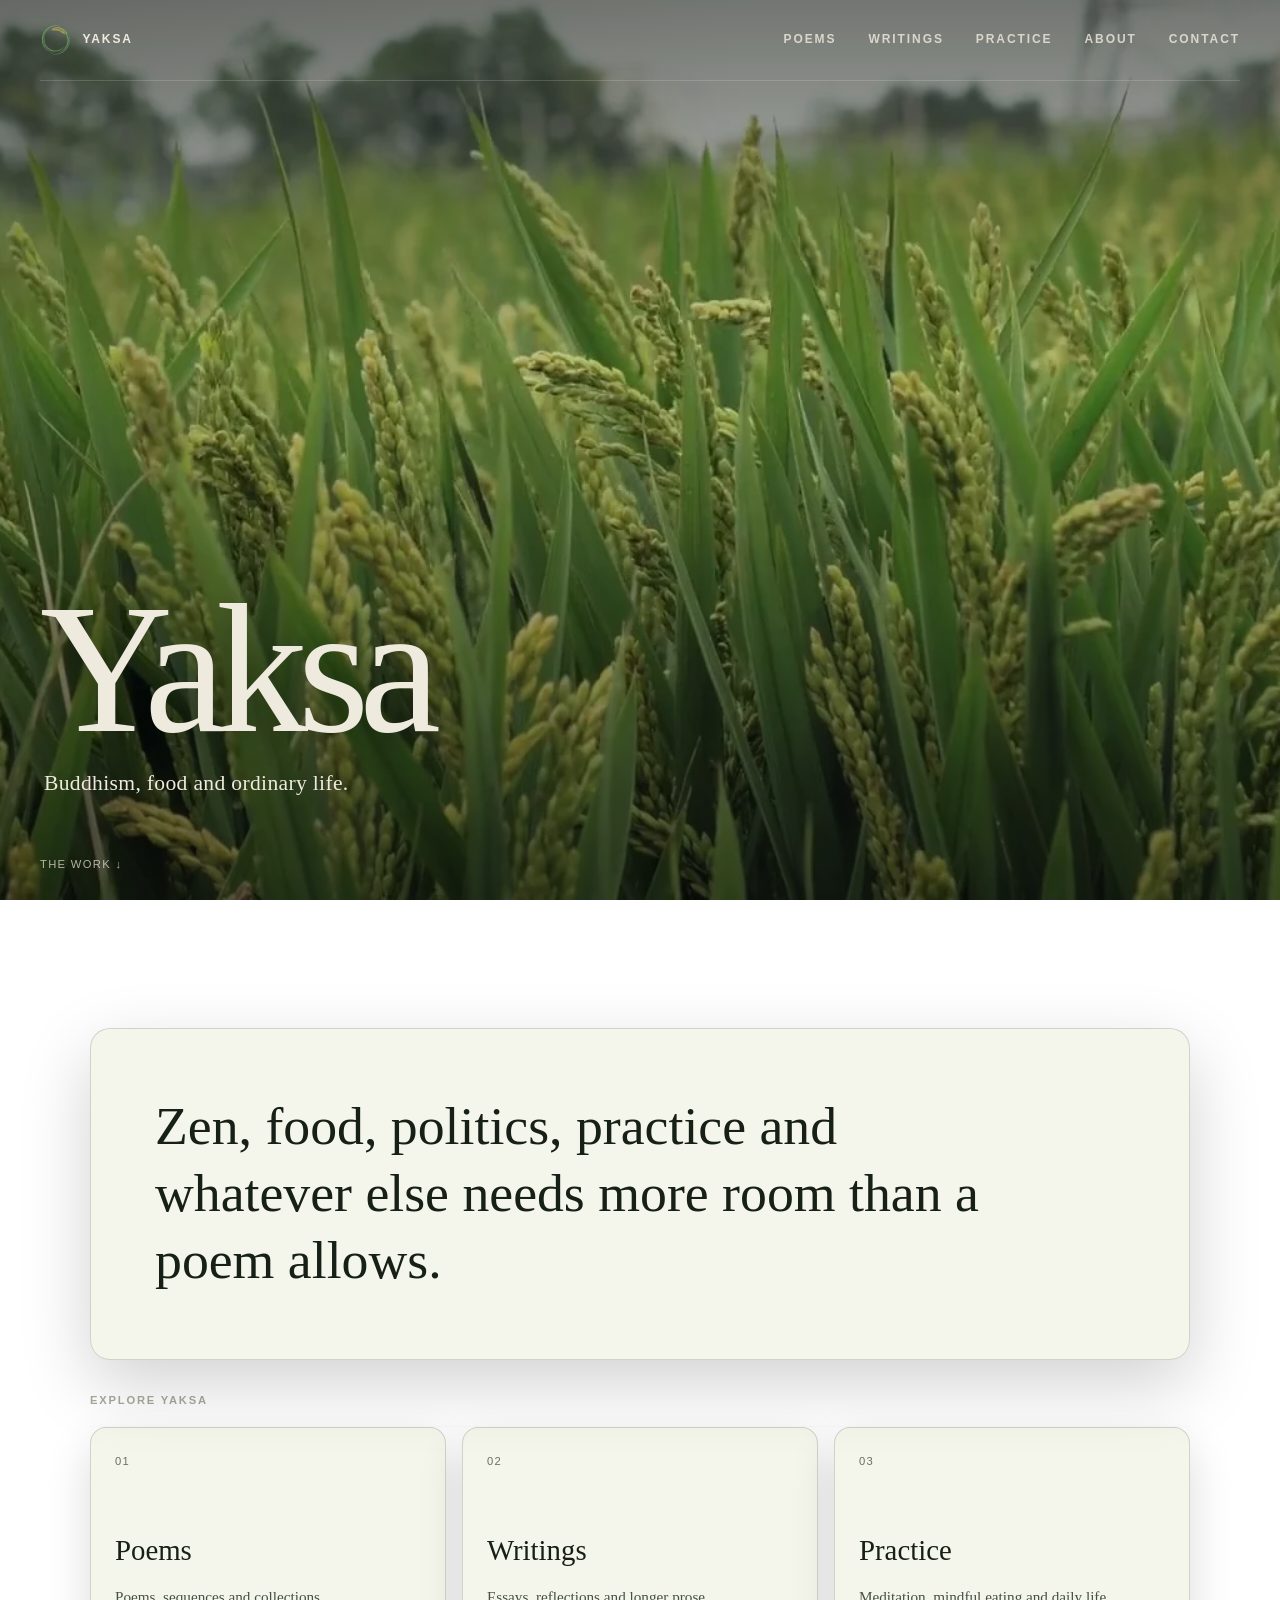
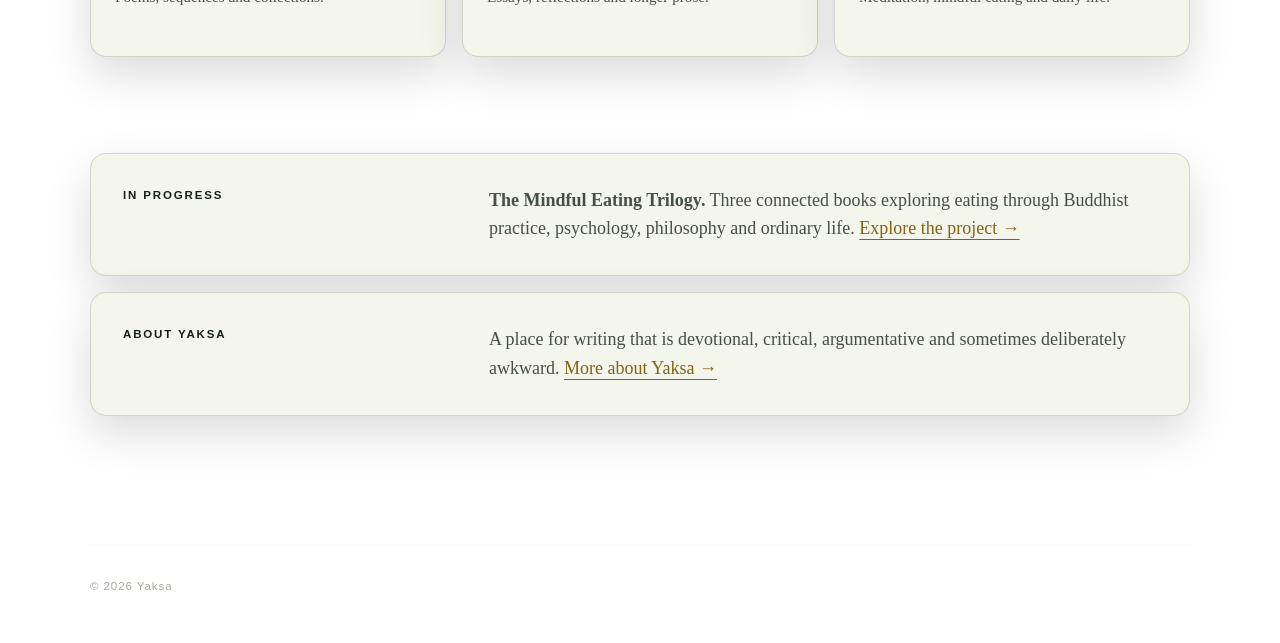
<file: index.html>
<!doctype html>
<html lang="en">
<head>
  <meta charset="utf-8">
  <meta name="viewport" content="width=device-width, initial-scale=1">
  <meta name="description" content="Yaksa: poems, writings and practice.">
  <meta name="theme-color" content="#15170f">
  <title>Yaksa</title>
  <link rel="icon" type="image/png" href="favicon.png?v=2">
  <style>
    :root {
      --ink: #15170f;
      --paper: #eeeade;
      --muted: #a8a99c;
      --line: rgba(238, 234, 222, .18);
      --rice-gold: #d5ad3d;
      --panel: rgba(244, 245, 235, .97);
    }

    * { box-sizing: border-box; }

    html { scroll-behavior: smooth; }

    body {
      margin: 0;
      overflow-x: hidden;
      background:
        radial-gradient(circle at 18% 8%, #344b2d 0%, transparent 34%),
        radial-gradient(circle at 88% 44%, rgba(61, 83, 49, .48) 0%, transparent 30%),
        linear-gradient(155deg, #1d2c1d 0%, #111910 65%, #0c110b 100%);
      background-attachment: fixed;
      color: var(--paper);
      font-family: Georgia, "Times New Roman", serif;
      font-size: 18px;
      line-height: 1.6;
    }

    a { color: inherit; }

    .hero {
      width: 100%;
      min-height: 100svh;
      position: relative;
      display: grid;
      grid-template-rows: auto 1fr auto;
      overflow: hidden;
      isolation: isolate;
      background: #222719 url("assets/rice-field-poster.webp") center / cover no-repeat;
    }

    .hero-animation {
      position: absolute;
      inset: 0;
      z-index: -3;
      width: 100%;
      height: 100%;
      object-fit: cover;
      object-position: center;
    }

    .hero::before {
      content: "";
      position: absolute;
      inset: 0;
      z-index: -2;
      background:
        linear-gradient(180deg, rgba(9, 12, 7, .48) 0%, rgba(9, 12, 7, .05) 40%, rgba(9, 12, 7, .5) 100%),
        linear-gradient(90deg, rgba(9, 12, 7, .12), transparent 58%);
    }

    .hero::after {
      content: "";
      position: absolute;
      inset: 0;
      z-index: -1;
      background: rgba(32, 38, 20, .08);
      mix-blend-mode: multiply;
    }

    .topbar {
      width: min(1200px, calc(100% - 3rem));
      margin: 0 auto;
      padding: 1.5rem 0;
      display: flex;
      align-items: center;
      justify-content: space-between;
      border-bottom: 1px solid var(--line);
    }

    .mark,
    nav a {
      font-family: Arial, Helvetica, sans-serif;
      font-size: .75rem;
      font-weight: 600;
      letter-spacing: .16em;
      text-decoration: none;
      text-transform: uppercase;
    }

    .mark {
      display: inline-flex;
      align-items: center;
      gap: .65rem;
    }

    .mark img {
      width: 2rem;
      height: 2rem;
      object-fit: cover;
    }

    nav { display: flex; gap: clamp(1rem, 2.5vw, 2.2rem); }
    nav a { opacity: .82; transition: opacity 160ms ease; }
    nav a:hover, nav a:focus-visible { opacity: 1; }

    .hero-title {
      align-self: end;
      width: min(1200px, calc(100% - 3rem));
      margin: 0 auto;
      padding: 5rem 0 3.5rem;
    }

    h1 {
      margin: 0;
      font-size: clamp(5rem, 15vw, 11.5rem);
      font-weight: 400;
      letter-spacing: -.055em;
      line-height: .8;
      text-shadow: 0 2px 35px rgba(0, 0, 0, .28);
    }

    .hero-statement {
      margin: 1.4rem 0 0 .25rem;
      font-size: clamp(1rem, 1.8vw, 1.35rem);
      letter-spacing: .015em;
    }

    .down {
      width: min(1200px, calc(100% - 3rem));
      margin: 0 auto;
      padding: 0 0 1.6rem;
      font-family: Arial, Helvetica, sans-serif;
      font-size: .7rem;
      letter-spacing: .12em;
      text-decoration: none;
      text-transform: uppercase;
      opacity: .72;
    }

    main {
      width: min(1100px, calc(100% - 3rem));
      margin: 0 auto;
      padding: clamp(5rem, 10vw, 9rem) 0;
    }

    .intro-panel {
      margin-bottom: 2rem;
      padding: clamp(2rem, 5vw, 4rem);
      background: var(--panel);
      border: 1px solid rgba(20, 35, 18, .16);
      border-radius: 1.25rem;
      box-shadow: 0 24px 70px rgba(0, 0, 0, .18);
      backdrop-filter: blur(8px);
      color: #172016;
    }

    .intro {
      max-width: 860px;
      margin: 0;
      font-size: clamp(1.75rem, 4.2vw, 3.75rem);
      line-height: 1.25;
    }

    .section-heading {
      margin: 0;
      padding: 0 0 1rem;
      border-bottom: 1px solid var(--line);
      color: var(--muted);
      font-family: Arial, Helvetica, sans-serif;
      font-size: .7rem;
      font-weight: 600;
      letter-spacing: .16em;
      text-transform: uppercase;
    }

    .rooms {
      display: grid;
      grid-template-columns: repeat(3, 1fr);
      gap: 1rem;
      margin-bottom: 6rem;
    }

    .room {
      min-height: 230px;
      padding: 1.6rem 1.5rem 1.7rem;
      background: var(--panel);
      border: 1px solid rgba(20, 35, 18, .16);
      border-radius: 1rem;
      box-shadow: 0 18px 45px rgba(0, 0, 0, .14);
      text-decoration: none;
      transition: transform 180ms ease, border-color 180ms ease, background 180ms ease;
      color: #172016;
    }

    .room:hover,
    .room:focus-visible {
      transform: translateY(-3px);
      background: #faf9f1;
      border-color: rgba(79, 107, 72, .65);
    }

    .room small {
      display: block;
      margin-bottom: 3.5rem;
      color: #687064;
      font-family: Arial, Helvetica, sans-serif;
      font-size: .7rem;
      letter-spacing: .12em;
    }

    .room h2 { margin: 0 0 .75rem; font-size: 1.8rem; font-weight: 400; }
    .room p { margin: 0; color: #465044; font-size: .95rem; }

    .about-strip {
      display: grid;
      grid-template-columns: 1fr 2fr;
      gap: 2rem;
      padding: 2rem;
      background: var(--panel);
      border: 1px solid rgba(20, 35, 18, .16);
      border-radius: 1rem;
      box-shadow: 0 18px 45px rgba(0, 0, 0, .14);
      color: #172016;
    }

    .about-strip h2 {
      margin: 0;
      font-family: Arial, Helvetica, sans-serif;
      font-size: .72rem;
      letter-spacing: .16em;
      text-transform: uppercase;
    }

    .about-strip p { margin: 0; color: #465044; }
    .about-strip a { color: #846317; text-underline-offset: .25em; }

    footer {
      width: min(1100px, calc(100% - 3rem));
      margin: 0 auto;
      padding: 2rem 0 3rem;
      border-top: 1px solid var(--line);
      color: var(--muted);
      font-family: Arial, Helvetica, sans-serif;
      font-size: .72rem;
      letter-spacing: .08em;
    }

    @media (max-width: 720px) {
      .topbar { align-items: flex-start; }
      nav { display: grid; grid-template-columns: repeat(2, auto); gap: .45rem 1.1rem; }
      nav a { font-size: .65rem; }
      .hero-title { padding-bottom: 2rem; }
      h1 { font-size: clamp(4.7rem, 26vw, 8rem); }
      .rooms { grid-template-columns: 1fr; }
      .room { min-height: auto; padding: 1.6rem 0 2rem; }
      .room { padding: 1.6rem; }
      .room small { margin-bottom: 1.5rem; }
      .about-strip { grid-template-columns: 1fr; gap: 1rem; }
    }

    @media (prefers-reduced-motion: reduce) {
      html { scroll-behavior: auto; }
    }
  </style>
</head>
<body>
  <section class="hero">
    <video id="riceField" class="hero-animation" autoplay muted playsinline preload="auto" poster="assets/rice-field-poster.webp" aria-hidden="true">
      <source src="assets/rice-field-sway-v5.mp4" type="video/mp4">
    </video>

    <header class="topbar">
      <a class="mark" href="index.html">
        <img src="assets/yaksa-logo-header.png" alt="">
        <span>Yaksa</span>
      </a>
      <nav aria-label="Main navigation">
        <a href="poems.html">Poems</a>
        <a href="writings.html">Writings</a>
        <a href="practice.html">Practice</a>
        <a href="about.html">About</a>
        <a href="contact.html">Contact</a>
      </nav>
    </header>

    <div class="hero-title">
      <h1>Yaksa</h1>
      <p class="hero-statement">Buddhism, food and ordinary life.</p>
    </div>

    <a class="down" href="#work">The work ↓</a>
  </section>

  <main id="work">
    <section class="intro-panel">
      <p class="intro">Zen, food, politics, practice and whatever else needs more room than a poem allows.</p>
    </section>

    <h2 class="section-heading">Explore Yaksa</h2>
    <div class="rooms">
      <a class="room" href="poems.html">
        <small>01</small>
        <h2>Poems</h2>
        <p>Poems, sequences and collections.</p>
      </a>
      <a class="room" href="writings.html">
        <small>02</small>
        <h2>Writings</h2>
        <p>Essays, reflections and longer prose.</p>
      </a>
      <a class="room" href="practice.html">
        <small>03</small>
        <h2>Practice</h2>
        <p>Meditation, mindful eating and daily life.</p>
      </a>
    </div>

    <section class="about-strip" style="margin-bottom: 1rem;">
      <h2>In progress</h2>
      <p><strong>The Mindful Eating Trilogy.</strong> Three connected books exploring eating through Buddhist practice, psychology, philosophy and ordinary life. <a href="mindful-eating.html">Explore the project →</a></p>
    </section>

    <section class="about-strip">
      <h2>About Yaksa</h2>
      <p>A place for writing that is devotional, critical, argumentative and sometimes deliberately awkward. <a href="about.html">More about Yaksa →</a></p>
    </section>
  </main>

  <footer>© <span id="year"></span> Yaksa</footer>

  <script>
    document.getElementById("year").textContent = new Date().getFullYear();

    const riceField = document.getElementById("riceField");
    riceField.muted = true;

    const restartField = () => {
      riceField.currentTime = 0;
      riceField.play().catch(() => {});
    };

    riceField.addEventListener("ended", restartField);
    riceField.addEventListener("timeupdate", () => {
      if (riceField.duration && riceField.currentTime >= riceField.duration - 0.08) {
        restartField();
      }
    });

    document.addEventListener("visibilitychange", () => {
      if (!document.hidden && riceField.paused) {
        riceField.play().catch(() => {});
      }
    });

  </script>
</body>
</html>
</file>
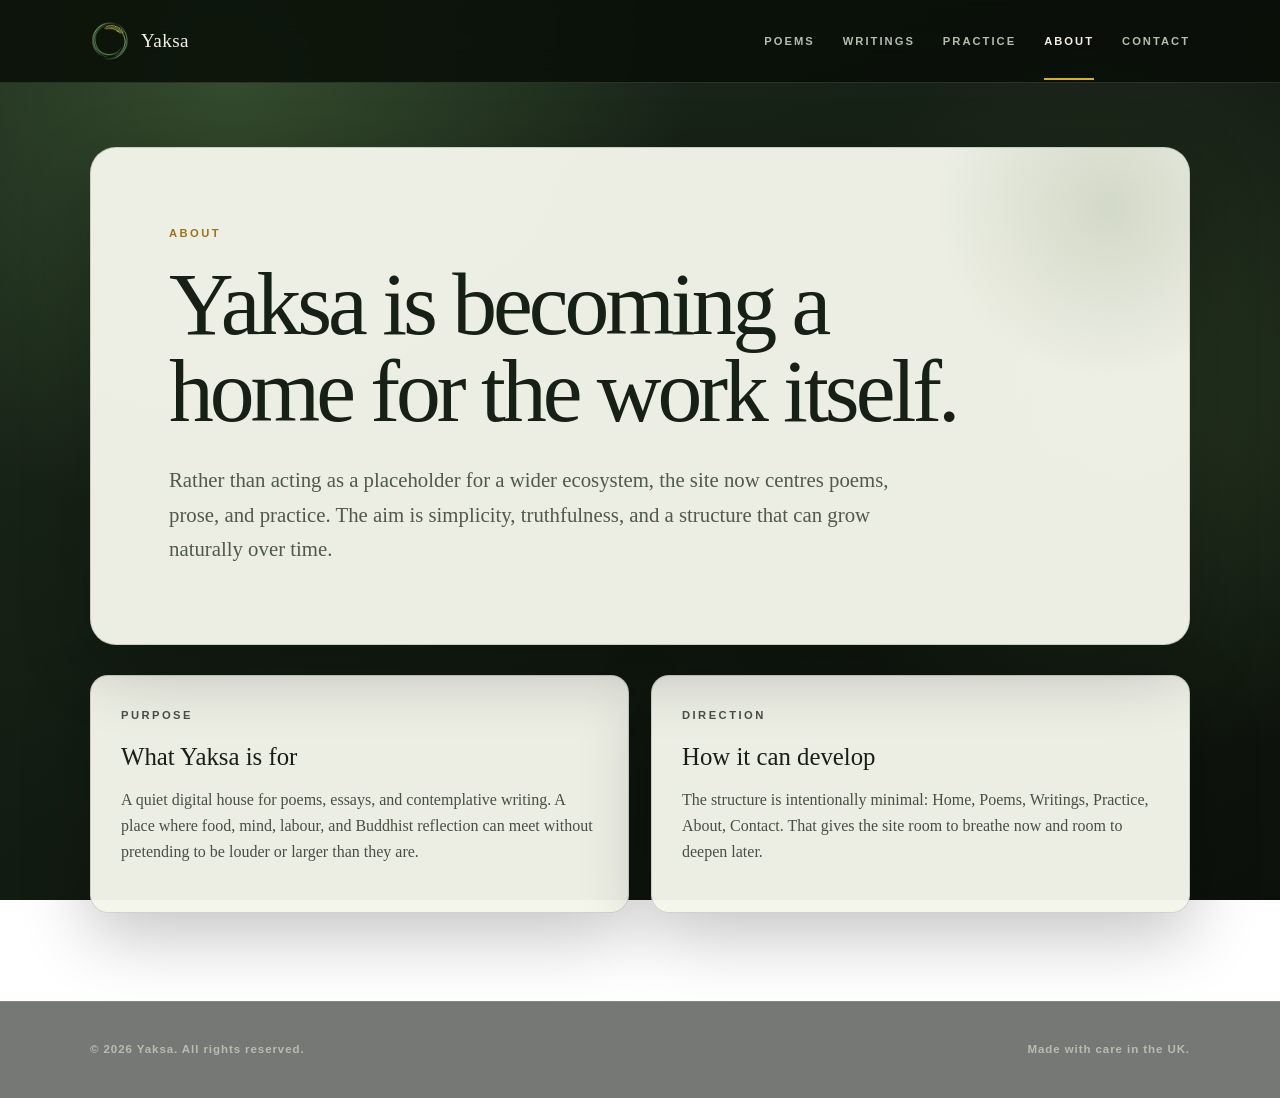
<file: about.html>
<!doctype html><html lang="en"><head><meta charset="utf-8"><meta name="viewport" content="width=device-width,initial-scale=1"><title>About | Yaksa</title><meta name="description" content="About Yaksa."><link rel="icon" href="favicon.png?v=2"><link rel="stylesheet" href="assets/site.css"></head><body>
<header class="site-header"><div class="shell header-inner"><a class="brand" href="index.html"><img src="assets/yaksa-logo-header.png" alt=""><span>Yaksa</span></a><nav class="nav" aria-label="Main navigation"><a href="poems.html">Poems</a><a href="writings.html">Writings</a><a href="practice.html">Practice</a><a class="active" href="about.html">About</a><a href="contact.html">Contact</a></nav></div></header>
<main class="shell"><section class="page-hero"><p class="eyebrow">About</p><h1>Yaksa is becoming a home for the work itself.</h1><p class="lede">Rather than acting as a placeholder for a wider ecosystem, the site now centres poems, prose, and practice. The aim is simplicity, truthfulness, and a structure that can grow naturally over time.</p></section>
<section class="section grid"><article class="card"><p class="eyebrow">Purpose</p><h2>What Yaksa is for</h2><p>A quiet digital house for poems, essays, and contemplative writing. A place where food, mind, labour, and Buddhist reflection can meet without pretending to be louder or larger than they are.</p></article><article class="card"><p class="eyebrow">Direction</p><h2>How it can develop</h2><p>The structure is intentionally minimal: Home, Poems, Writings, Practice, About, Contact. That gives the site room to breathe now and room to deepen later.</p></article></section></main>
<footer class="site-footer"><div class="shell footer-inner"><span>© <span class="year"></span> Yaksa. All rights reserved.</span><span>Made with care in the UK.</span></div></footer><script>document.querySelector('.year').textContent=new Date().getFullYear()</script></body></html>
</file>
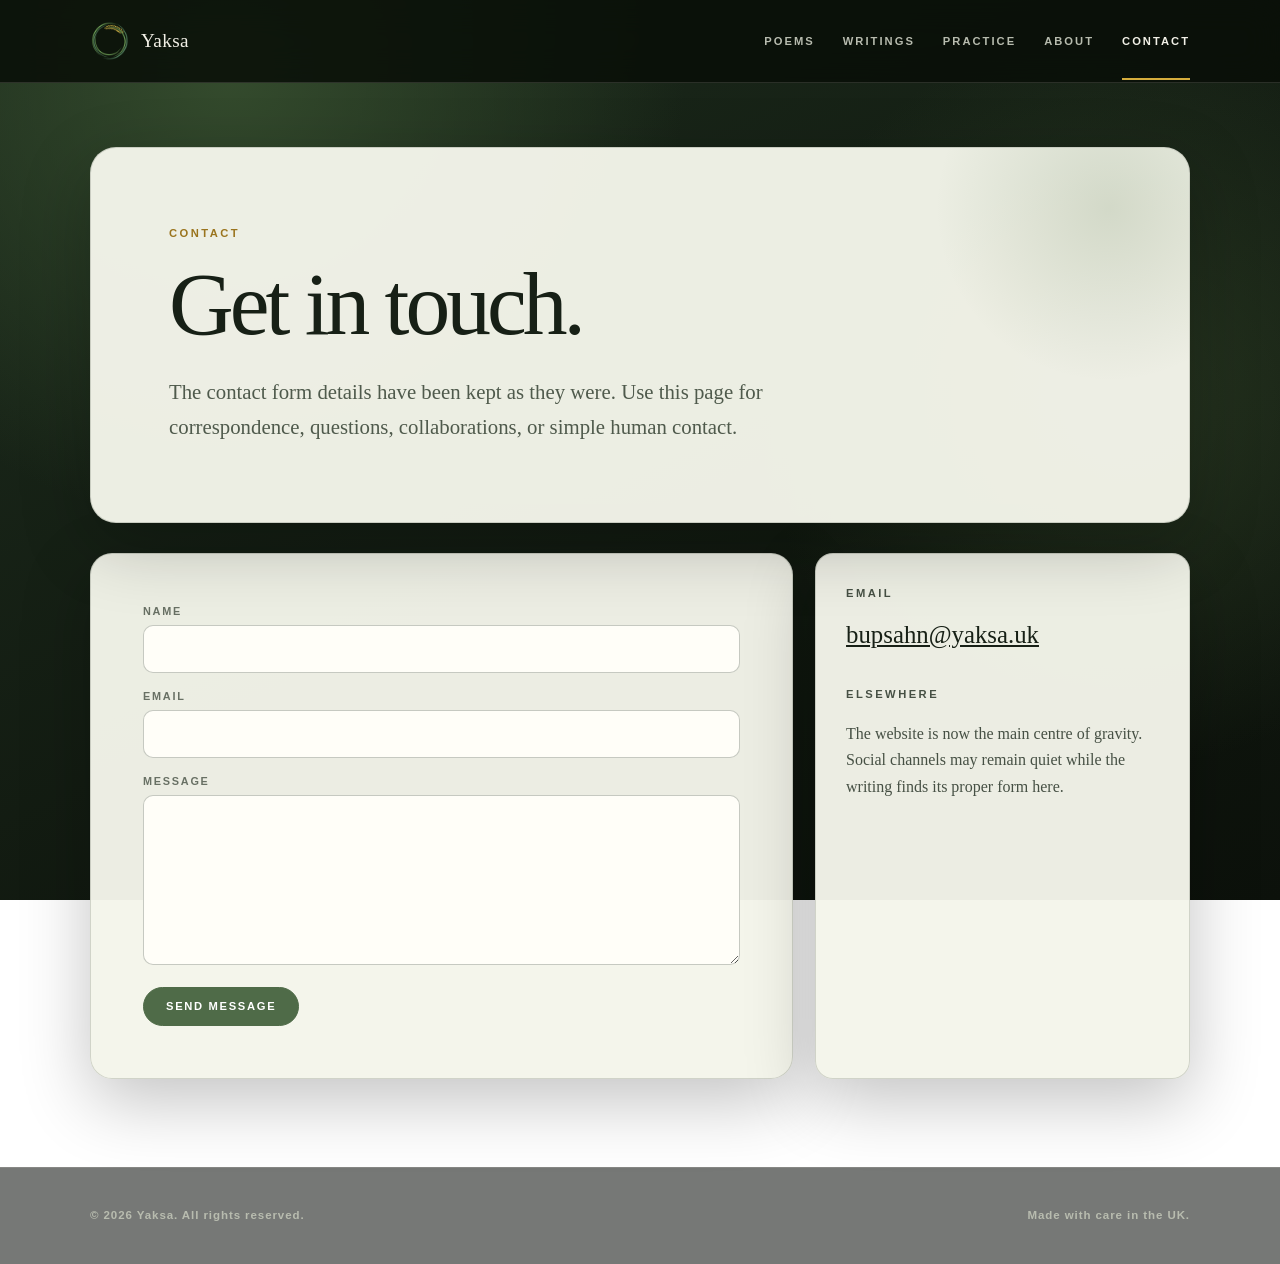
<file: contact.html>
<!doctype html><html lang="en"><head><meta charset="utf-8"><meta name="viewport" content="width=device-width,initial-scale=1"><title>Contact | Yaksa</title><meta name="description" content="Contact Yaksa."><link rel="icon" href="favicon.png?v=2"><link rel="stylesheet" href="assets/site.css"></head><body>
<header class="site-header"><div class="shell header-inner"><a class="brand" href="index.html"><img src="assets/yaksa-logo-header.png" alt=""><span>Yaksa</span></a><nav class="nav" aria-label="Main navigation"><a href="poems.html">Poems</a><a href="writings.html">Writings</a><a href="practice.html">Practice</a><a href="about.html">About</a><a class="active" href="contact.html">Contact</a></nav></div></header>
<main class="shell"><section class="page-hero"><p class="eyebrow">Contact</p><h1>Get in touch.</h1><p class="lede">The contact form details have been kept as they were. Use this page for correspondence, questions, collaborations, or simple human contact.</p></section>
<section class="section contact-grid"><form class="panel" action="https://formspree.io/f/xvgvlkld" method="POST"><div class="field"><label for="name">Name</label><input id="name" name="name" autocomplete="name" required></div><div class="field"><label for="email">Email</label><input id="email" type="email" name="email" autocomplete="email" required></div><div class="field"><label for="message">Message</label><textarea id="message" name="message" required></textarea></div><button class="button" type="submit">Send message</button></form><aside class="card"><p class="eyebrow">Email</p><h2><a href="mailto:bupsahn@yaksa.uk">bupsahn@yaksa.uk</a></h2><p class="eyebrow" style="margin-top:36px">Elsewhere</p><p>The website is now the main centre of gravity. Social channels may remain quiet while the writing finds its proper form here.</p></aside></section></main>
<footer class="site-footer"><div class="shell footer-inner"><span>© <span class="year"></span> Yaksa. All rights reserved.</span><span>Made with care in the UK.</span></div></footer><script>document.querySelector('.year').textContent=new Date().getFullYear()</script></body></html>
</file>
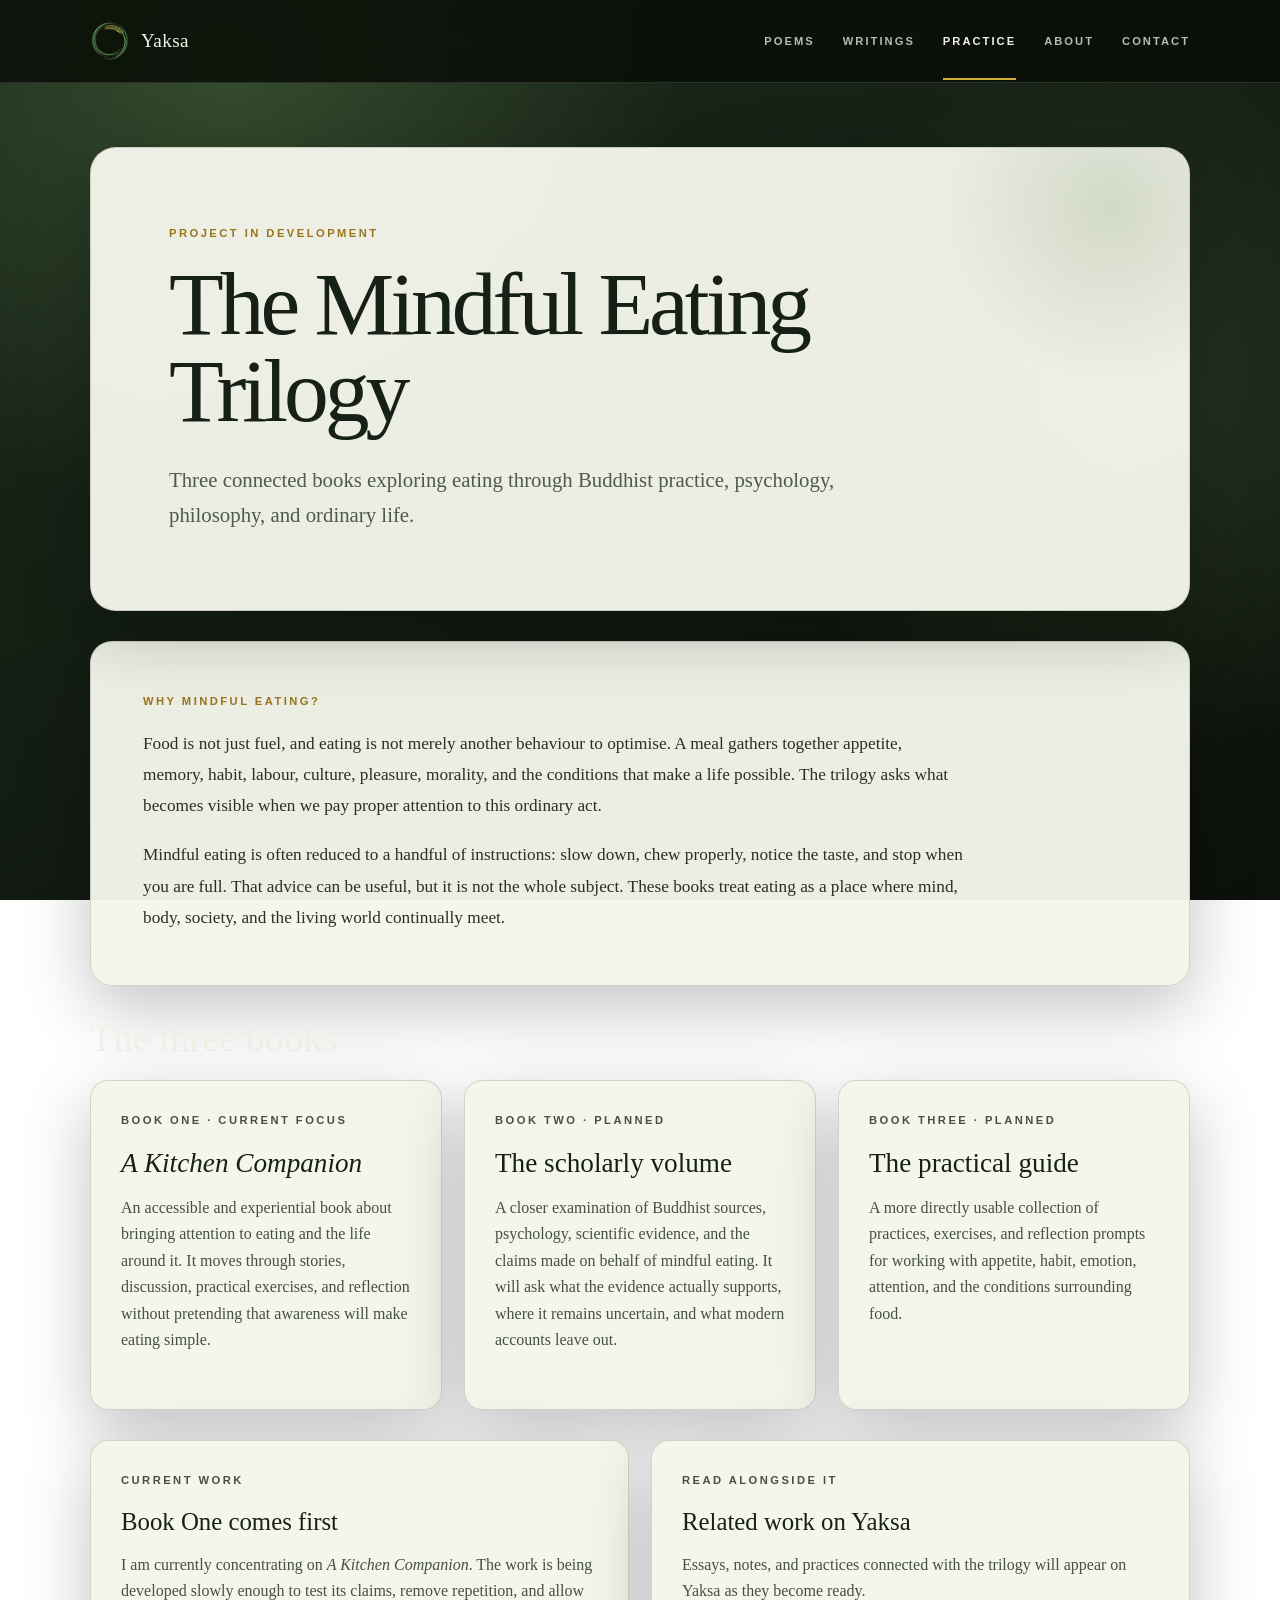
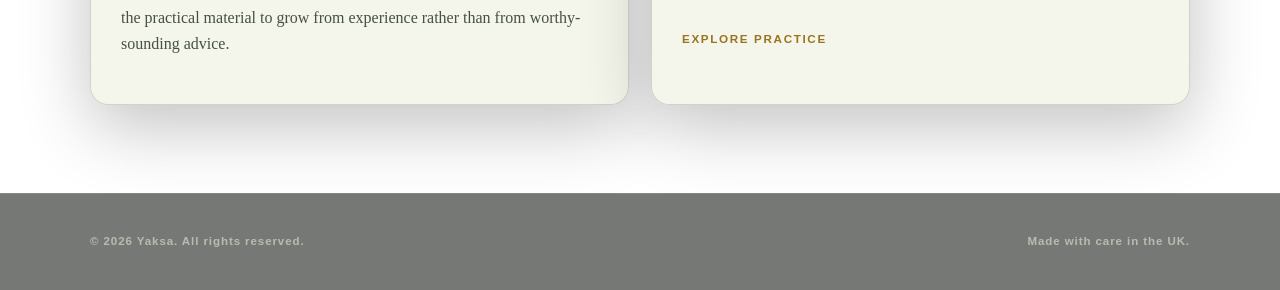
<file: mindful-eating.html>
<!doctype html><html lang="en"><head><meta charset="utf-8"><meta name="viewport" content="width=device-width,initial-scale=1"><title>The Mindful Eating Trilogy | Yaksa</title><meta name="description" content="The Mindful Eating Trilogy by Bupsahn Sunim."><link rel="icon" href="favicon.png?v=2"><link rel="stylesheet" href="assets/site.css"></head><body>
<header class="site-header"><div class="shell header-inner"><a class="brand" href="index.html"><img src="assets/yaksa-logo-header.png" alt=""><span>Yaksa</span></a><nav class="nav" aria-label="Main navigation"><a href="poems.html">Poems</a><a href="writings.html">Writings</a><a class="active" href="practice.html">Practice</a><a href="about.html">About</a><a href="contact.html">Contact</a></nav></div></header>
<main class="shell"><section class="page-hero"><p class="eyebrow">Project in development</p><h1>The Mindful Eating Trilogy</h1><p class="lede">Three connected books exploring eating through Buddhist practice, psychology, philosophy, and ordinary life.</p></section>
<section class="section panel"><p class="eyebrow">Why mindful eating?</p><div class="prose"><p>Food is not just fuel, and eating is not merely another behaviour to optimise. A meal gathers together appetite, memory, habit, labour, culture, pleasure, morality, and the conditions that make a life possible. The trilogy asks what becomes visible when we pay proper attention to this ordinary act.</p><p>Mindful eating is often reduced to a handful of instructions: slow down, chew properly, notice the taste, and stop when you are full. That advice can be useful, but it is not the whole subject. These books treat eating as a place where mind, body, society, and the living world continually meet.</p></div></section>
<section class="section"><h2 class="section-title">The three books</h2><div class="book-grid"><article class="card book-card"><p class="eyebrow">Book One · Current focus</p><h2><em>A Kitchen Companion</em></h2><p>An accessible and experiential book about bringing attention to eating and the life around it. It moves through stories, discussion, practical exercises, and reflection without pretending that awareness will make eating simple.</p></article><article class="card book-card"><p class="eyebrow">Book Two · Planned</p><h2>The scholarly volume</h2><p>A closer examination of Buddhist sources, psychology, scientific evidence, and the claims made on behalf of mindful eating. It will ask what the evidence actually supports, where it remains uncertain, and what modern accounts leave out.</p></article><article class="card book-card"><p class="eyebrow">Book Three · Planned</p><h2>The practical guide</h2><p>A more directly usable collection of practices, exercises, and reflection prompts for working with appetite, habit, emotion, attention, and the conditions surrounding food.</p></article></div></section>
<section class="section grid"><article class="card"><p class="eyebrow">Current work</p><h2>Book One comes first</h2><p>I am currently concentrating on <em>A Kitchen Companion</em>. The work is being developed slowly enough to test its claims, remove repetition, and allow the practical material to grow from experience rather than from worthy-sounding advice.</p></article><article class="card"><p class="eyebrow">Read alongside it</p><h2>Related work on Yaksa</h2><p>Essays, notes, and practices connected with the trilogy will appear on Yaksa as they become ready.</p><a class="text-link" href="practice.html">Explore Practice</a></article></section></main>
<footer class="site-footer"><div class="shell footer-inner"><span>© <span class="year"></span> Yaksa. All rights reserved.</span><span>Made with care in the UK.</span></div></footer><script>document.querySelector('.year').textContent=new Date().getFullYear()</script></body></html>
</file>
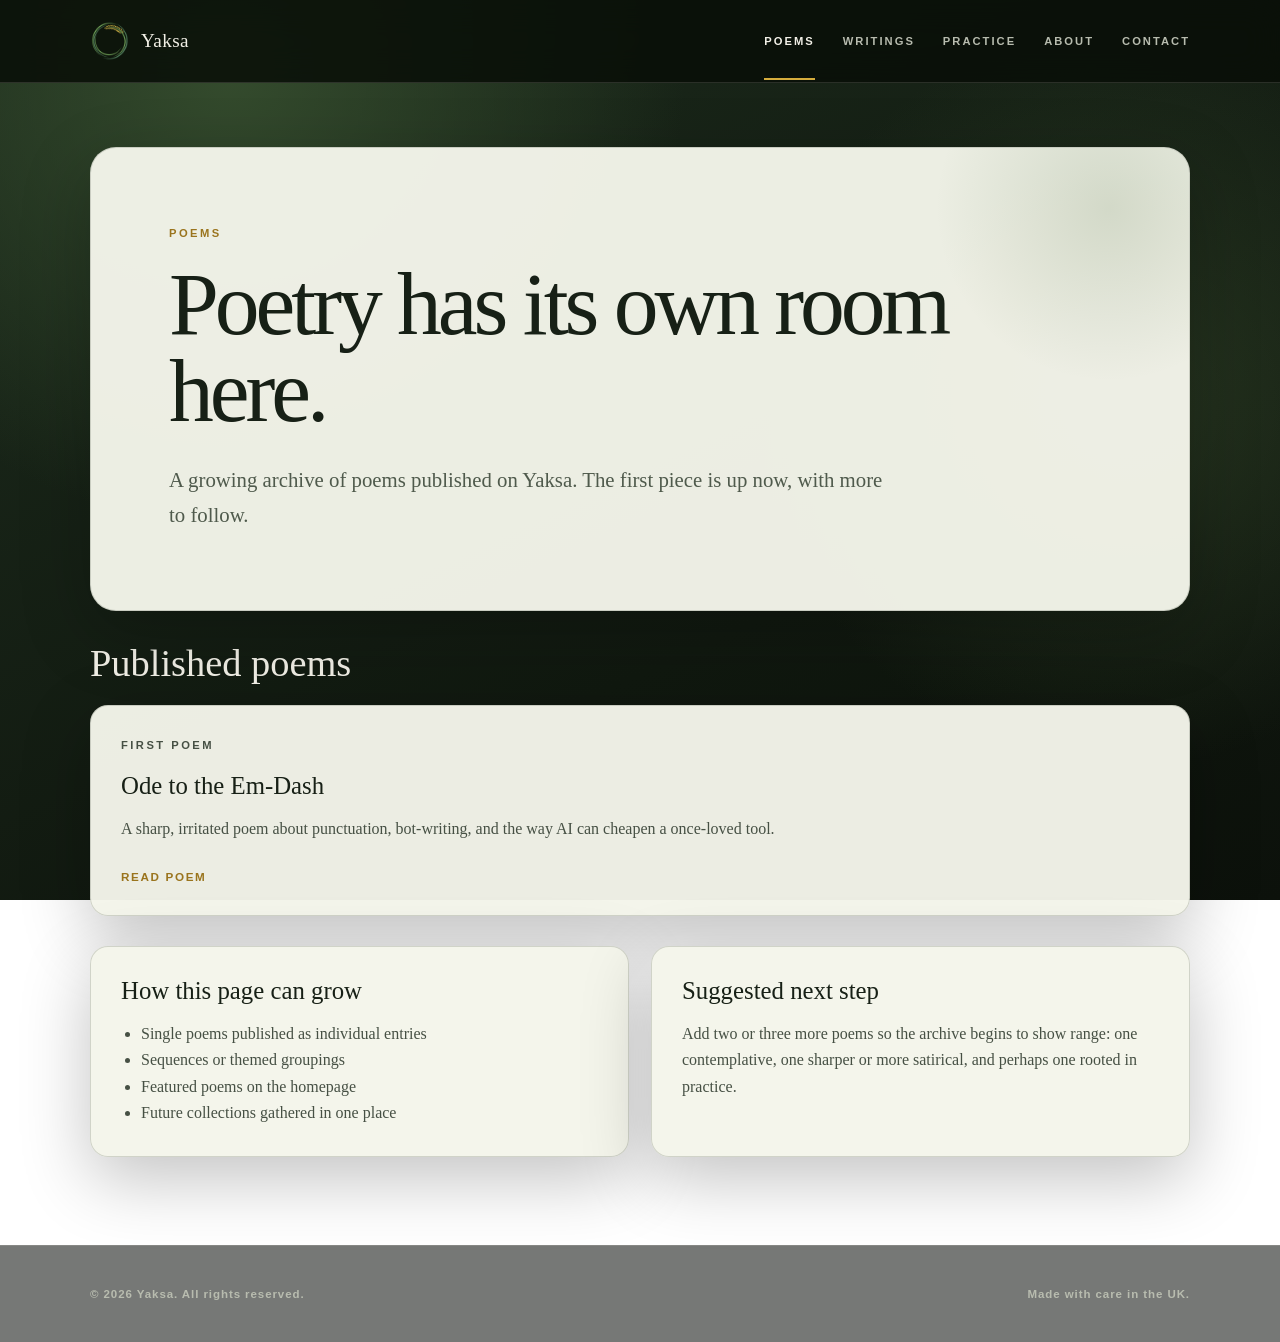
<file: poems.html>
<!doctype html><html lang="en"><head><meta charset="utf-8"><meta name="viewport" content="width=device-width,initial-scale=1"><title>Poems | Yaksa</title><meta name="description" content="Poems published on Yaksa."><link rel="icon" href="favicon.png?v=2"><link rel="stylesheet" href="assets/site.css"></head><body>
<header class="site-header"><div class="shell header-inner"><a class="brand" href="index.html"><img src="assets/yaksa-logo-header.png" alt=""><span>Yaksa</span></a><nav class="nav" aria-label="Main navigation"><a class="active" href="poems.html">Poems</a><a href="writings.html">Writings</a><a href="practice.html">Practice</a><a href="about.html">About</a><a href="contact.html">Contact</a></nav></div></header>
<main class="shell"><section class="page-hero"><p class="eyebrow">Poems</p><h1>Poetry has its own room here.</h1><p class="lede">A growing archive of poems published on Yaksa. The first piece is up now, with more to follow.</p></section>
<section class="section"><h2 class="section-title">Published poems</h2><a class="card feature-link" href="poems/em-dash.html"><p class="eyebrow">First poem</p><h3>Ode to the Em-Dash</h3><p>A sharp, irritated poem about punctuation, bot-writing, and the way AI can cheapen a once-loved tool.</p><span class="text-link">Read poem</span></a></section>
<section class="section grid"><article class="card"><h2>How this page can grow</h2><ul><li>Single poems published as individual entries</li><li>Sequences or themed groupings</li><li>Featured poems on the homepage</li><li>Future collections gathered in one place</li></ul></article><article class="card"><h2>Suggested next step</h2><p>Add two or three more poems so the archive begins to show range: one contemplative, one sharper or more satirical, and perhaps one rooted in practice.</p></article></section></main>
<footer class="site-footer"><div class="shell footer-inner"><span>© <span class="year"></span> Yaksa. All rights reserved.</span><span>Made with care in the UK.</span></div></footer><script>document.querySelector('.year').textContent=new Date().getFullYear()</script></body></html>
</file>
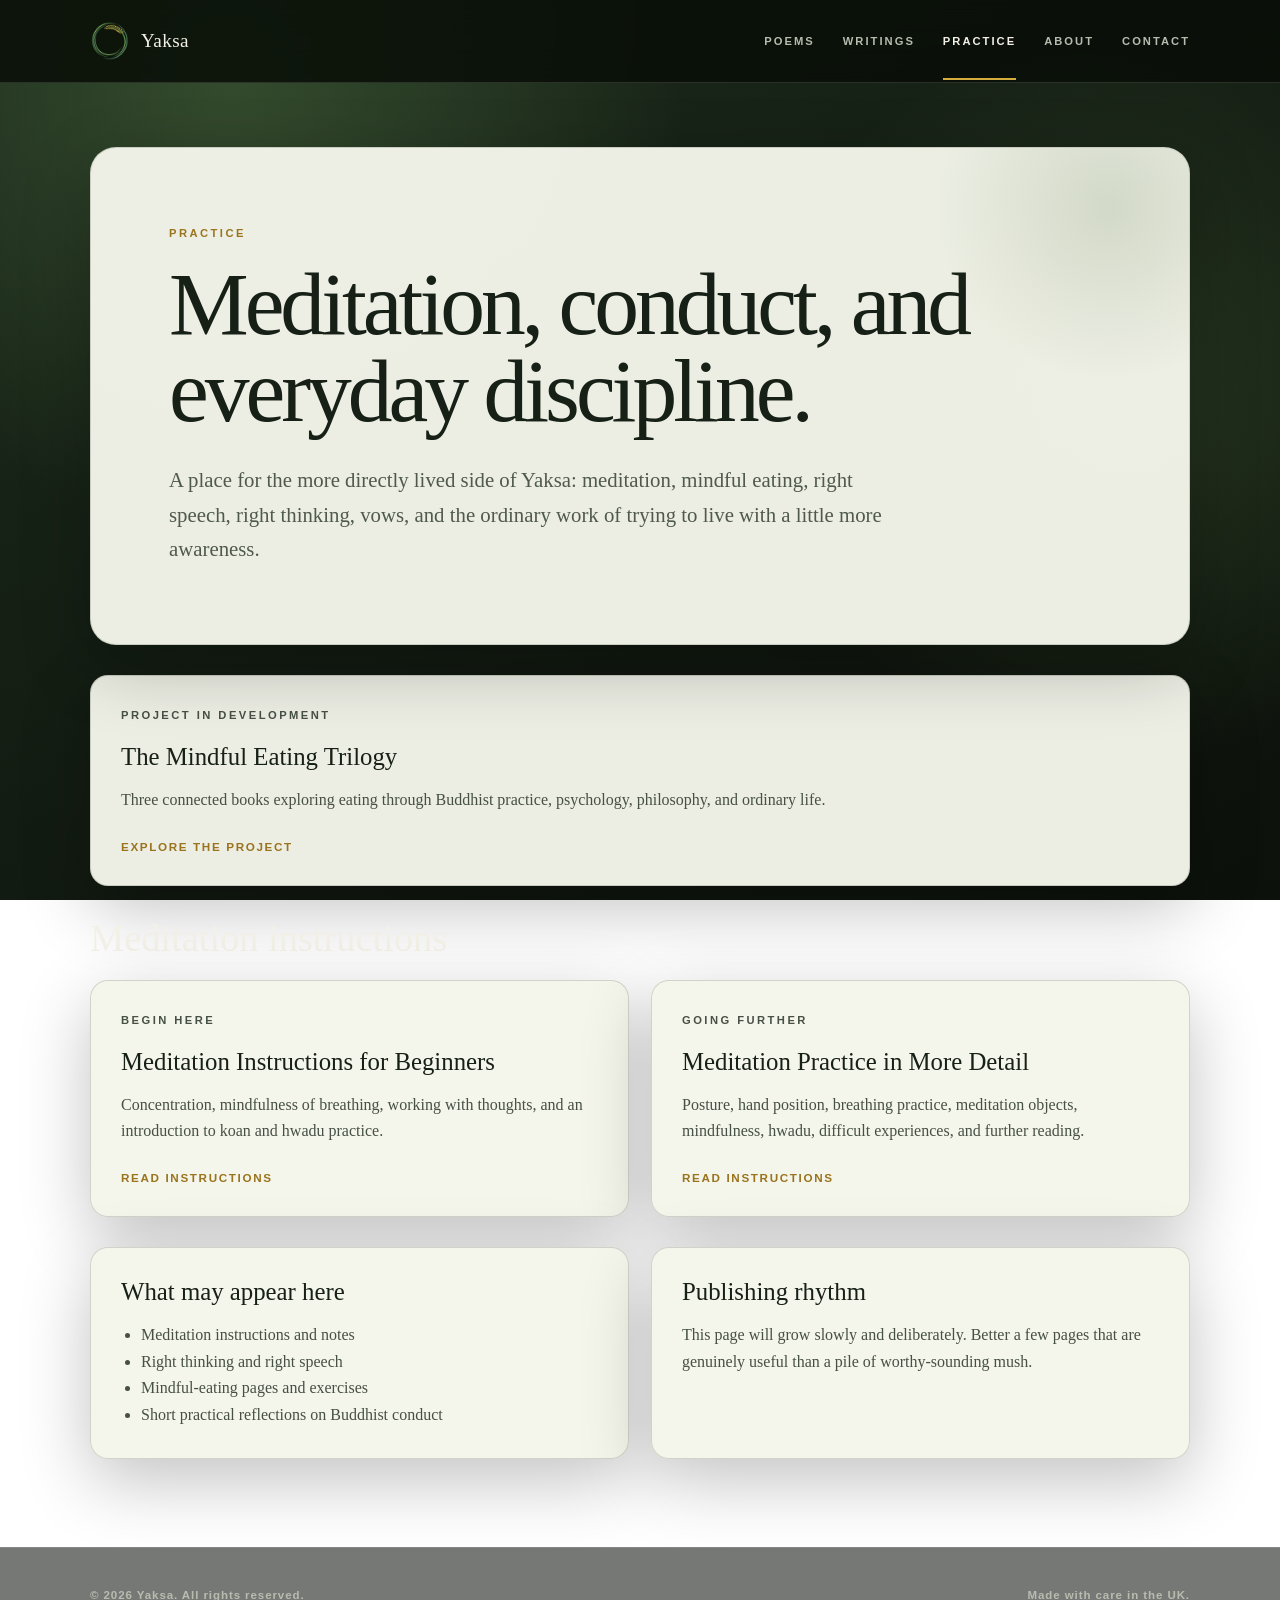
<file: practice.html>
<!doctype html><html lang="en"><head><meta charset="utf-8"><meta name="viewport" content="width=device-width,initial-scale=1"><title>Practice | Yaksa</title><meta name="description" content="Practice pages on Yaksa."><link rel="icon" href="favicon.png?v=2"><link rel="stylesheet" href="assets/site.css"></head><body>
<header class="site-header"><div class="shell header-inner"><a class="brand" href="index.html"><img src="assets/yaksa-logo-header.png" alt=""><span>Yaksa</span></a><nav class="nav" aria-label="Main navigation"><a href="poems.html">Poems</a><a href="writings.html">Writings</a><a class="active" href="practice.html">Practice</a><a href="about.html">About</a><a href="contact.html">Contact</a></nav></div></header>
<main class="shell"><section class="page-hero"><p class="eyebrow">Practice</p><h1>Meditation, conduct, and everyday discipline.</h1><p class="lede">A place for the more directly lived side of Yaksa: meditation, mindful eating, right speech, right thinking, vows, and the ordinary work of trying to live with a little more awareness.</p></section>
<section class="section"><a class="card feature-link" href="mindful-eating.html"><p class="eyebrow">Project in development</p><h2>The Mindful Eating Trilogy</h2><p>Three connected books exploring eating through Buddhist practice, psychology, philosophy, and ordinary life.</p><span class="text-link">Explore the project</span></a></section>
<section class="section"><h2 class="section-title">Meditation instructions</h2><div class="practice-list"><a class="card feature-link" href="practice/meditation-beginners.html"><p class="eyebrow">Begin here</p><h3>Meditation Instructions for Beginners</h3><p>Concentration, mindfulness of breathing, working with thoughts, and an introduction to koan and hwadu practice.</p><span class="text-link">Read instructions</span></a><a class="card feature-link" href="practice/meditation-advanced.html"><p class="eyebrow">Going further</p><h3>Meditation Practice in More Detail</h3><p>Posture, hand position, breathing practice, meditation objects, mindfulness, hwadu, difficult experiences, and further reading.</p><span class="text-link">Read instructions</span></a></div></section>
<section class="section grid"><article class="card"><h2>What may appear here</h2><ul><li>Meditation instructions and notes</li><li>Right thinking and right speech</li><li>Mindful-eating pages and exercises</li><li>Short practical reflections on Buddhist conduct</li></ul></article><article class="card"><h2>Publishing rhythm</h2><p>This page will grow slowly and deliberately. Better a few pages that are genuinely useful than a pile of worthy-sounding mush.</p></article></section></main>
<footer class="site-footer"><div class="shell footer-inner"><span>© <span class="year"></span> Yaksa. All rights reserved.</span><span>Made with care in the UK.</span></div></footer><script>document.querySelector('.year').textContent=new Date().getFullYear()</script></body></html>
</file>
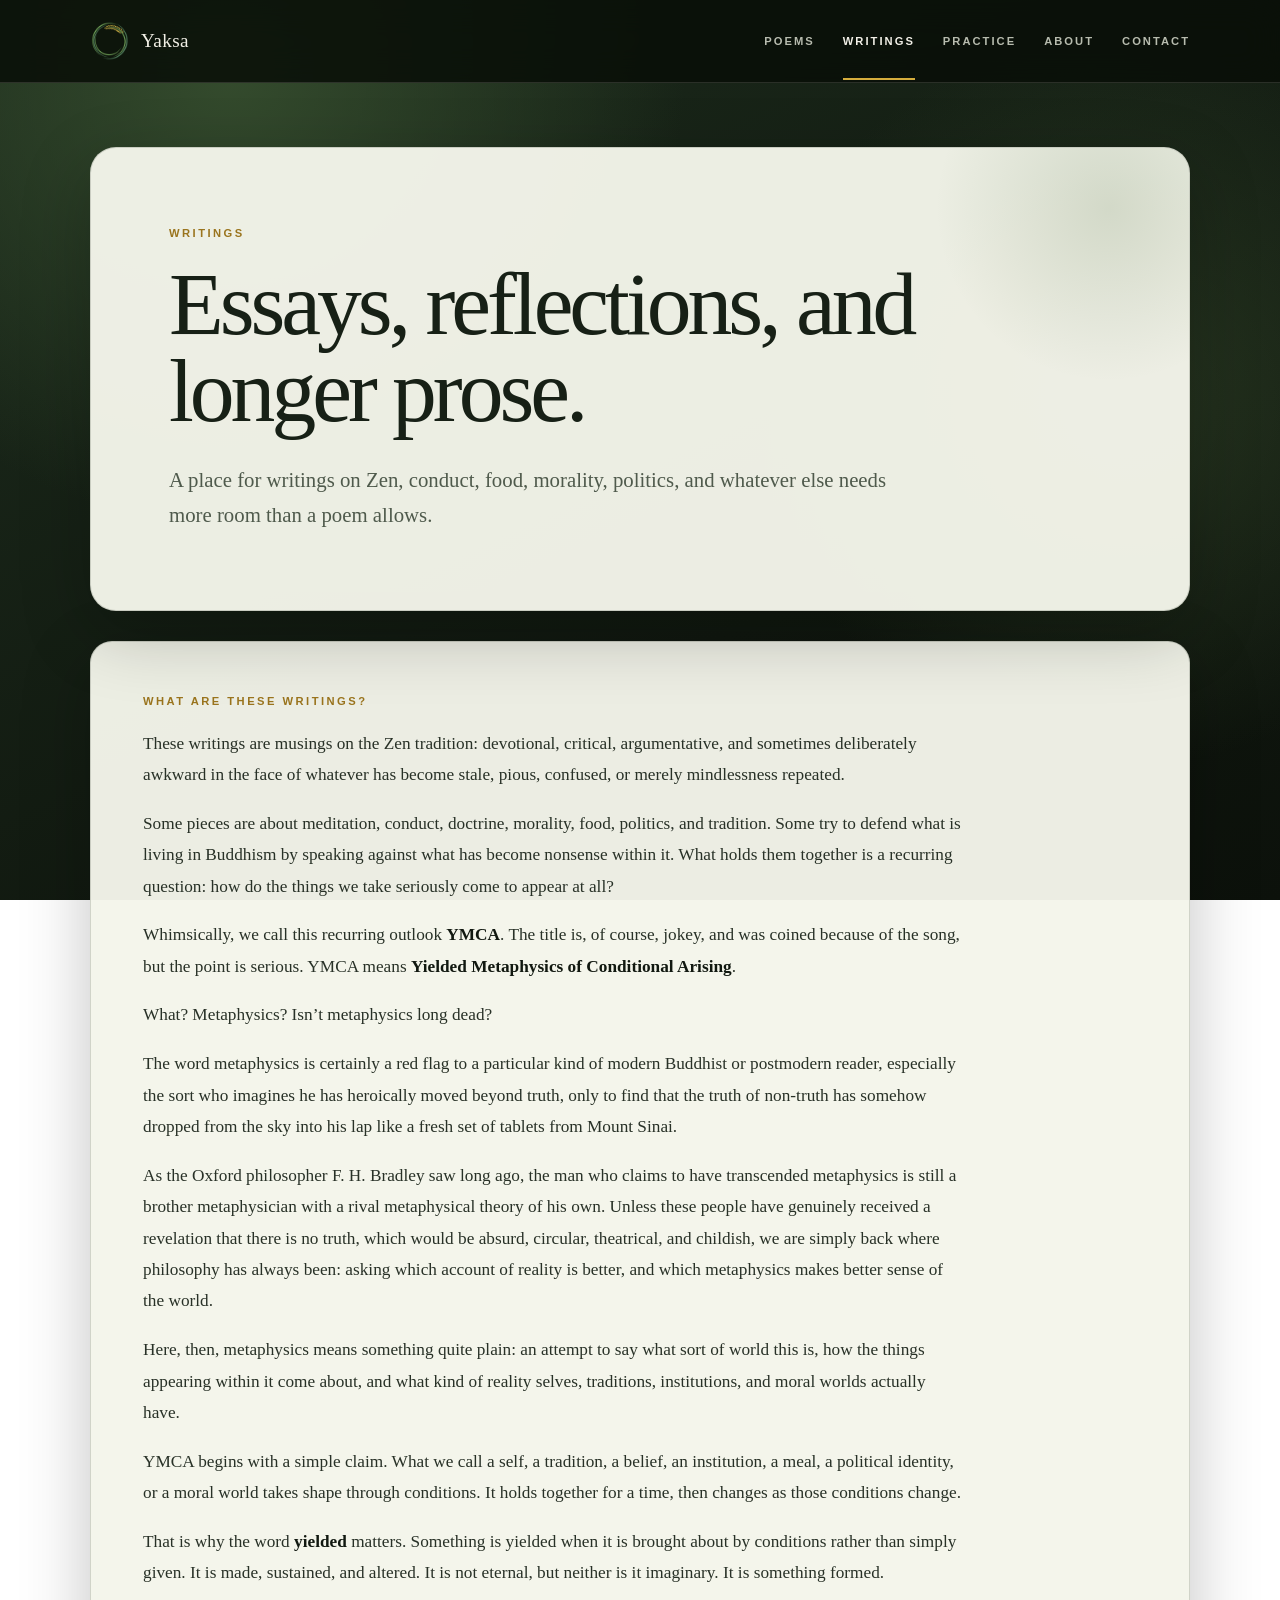
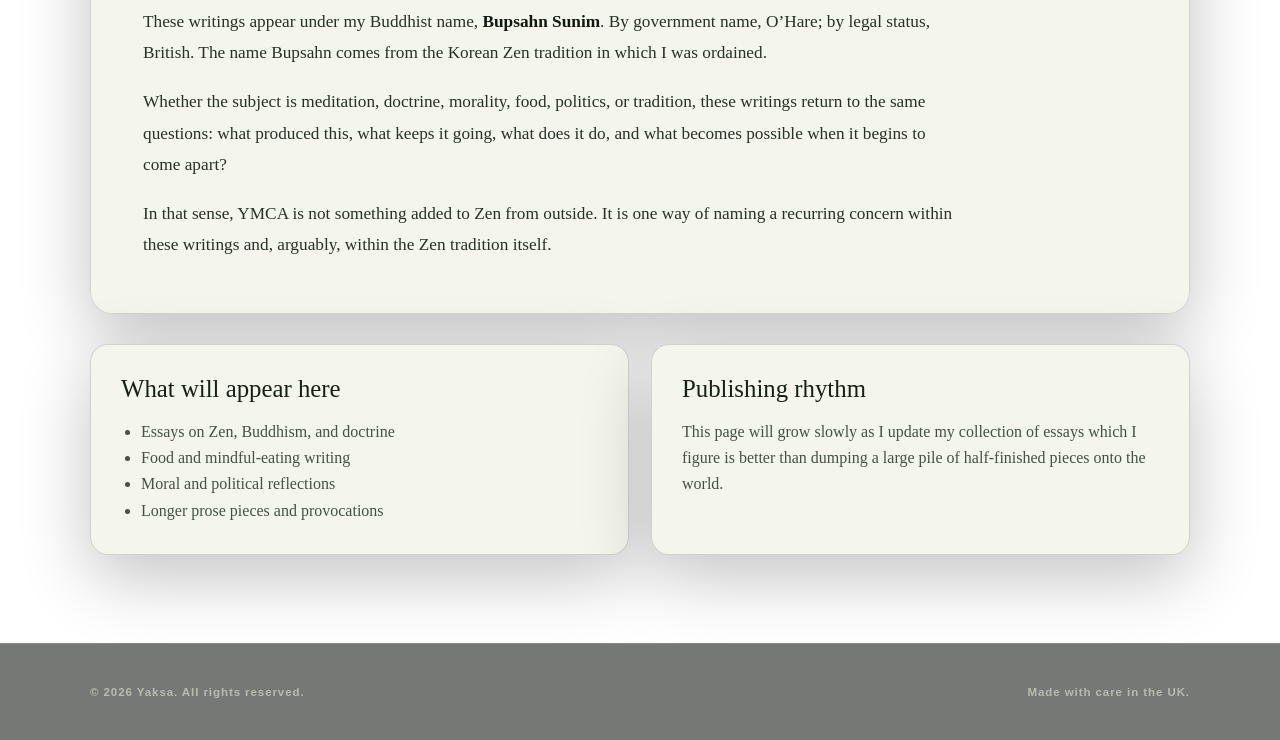
<file: writings.html>
<!doctype html><html lang="en"><head><meta charset="utf-8"><meta name="viewport" content="width=device-width,initial-scale=1"><title>Writings | Yaksa</title><meta name="description" content="Essays, reflections, and prose on Yaksa."><link rel="icon" href="favicon.png?v=2"><link rel="stylesheet" href="assets/site.css"></head><body>
<header class="site-header"><div class="shell header-inner"><a class="brand" href="index.html"><img src="assets/yaksa-logo-header.png" alt=""><span>Yaksa</span></a><nav class="nav" aria-label="Main navigation"><a href="poems.html">Poems</a><a class="active" href="writings.html">Writings</a><a href="practice.html">Practice</a><a href="about.html">About</a><a href="contact.html">Contact</a></nav></div></header>
<main class="shell"><section class="page-hero"><p class="eyebrow">Writings</p><h1>Essays, reflections, and longer prose.</h1><p class="lede">A place for writings on Zen, conduct, food, morality, politics, and whatever else needs more room than a poem allows.</p></section>
<section class="section panel"><p class="eyebrow">What are these writings?</p><div class="prose"><p>These writings are musings on the Zen tradition: devotional, critical, argumentative, and sometimes deliberately awkward in the face of whatever has become stale, pious, confused, or merely mindlessness repeated.</p><p>Some pieces are about meditation, conduct, doctrine, morality, food, politics, and tradition. Some try to defend what is living in Buddhism by speaking against what has become nonsense within it. What holds them together is a recurring question: how do the things we take seriously come to appear at all?</p><p>Whimsically, we call this recurring outlook <strong>YMCA</strong>. The title is, of course, jokey, and was coined because of the song, but the point is serious. YMCA means <strong>Yielded Metaphysics of Conditional Arising</strong>.</p><p>What? Metaphysics? Isn’t metaphysics long dead?</p><p>The word metaphysics is certainly a red flag to a particular kind of modern Buddhist or postmodern reader, especially the sort who imagines he has heroically moved beyond truth, only to find that the truth of non-truth has somehow dropped from the sky into his lap like a fresh set of tablets from Mount Sinai.</p><p>As the Oxford philosopher F. H. Bradley saw long ago, the man who claims to have transcended metaphysics is still a brother metaphysician with a rival metaphysical theory of his own. Unless these people have genuinely received a revelation that there is no truth, which would be absurd, circular, theatrical, and childish, we are simply back where philosophy has always been: asking which account of reality is better, and which metaphysics makes better sense of the world.</p><p>Here, then, metaphysics means something quite plain: an attempt to say what sort of world this is, how the things appearing within it come about, and what kind of reality selves, traditions, institutions, and moral worlds actually have.</p><p>YMCA begins with a simple claim. What we call a self, a tradition, a belief, an institution, a meal, a political identity, or a moral world takes shape through conditions. It holds together for a time, then changes as those conditions change.</p><p>That is why the word <strong>yielded</strong> matters. Something is yielded when it is brought about by conditions rather than simply given. It is made, sustained, and altered. It is not eternal, but neither is it imaginary. It is something formed.</p><p>These writings appear under my Buddhist name, <strong>Bupsahn Sunim</strong>. By government name, O’Hare; by legal status, British. The name Bupsahn comes from the Korean Zen tradition in which I was ordained.</p><p>Whether the subject is meditation, doctrine, morality, food, politics, or tradition, these writings return to the same questions: what produced this, what keeps it going, what does it do, and what becomes possible when it begins to come apart?</p><p>In that sense, YMCA is not something added to Zen from outside. It is one way of naming a recurring concern within these writings and, arguably, within the Zen tradition itself.</p></div></section>
<section class="section grid"><article class="card"><h2>What will appear here</h2><ul><li>Essays on Zen, Buddhism, and doctrine</li><li>Food and mindful-eating writing</li><li>Moral and political reflections</li><li>Longer prose pieces and provocations</li></ul></article><article class="card"><h2>Publishing rhythm</h2><p>This page will grow slowly as I update my collection of essays which I figure is better than dumping a large pile of half-finished pieces onto the world.</p></article></section></main>
<footer class="site-footer"><div class="shell footer-inner"><span>© <span class="year"></span> Yaksa. All rights reserved.</span><span>Made with care in the UK.</span></div></footer><script>document.querySelector('.year').textContent=new Date().getFullYear()</script></body></html>
</file>
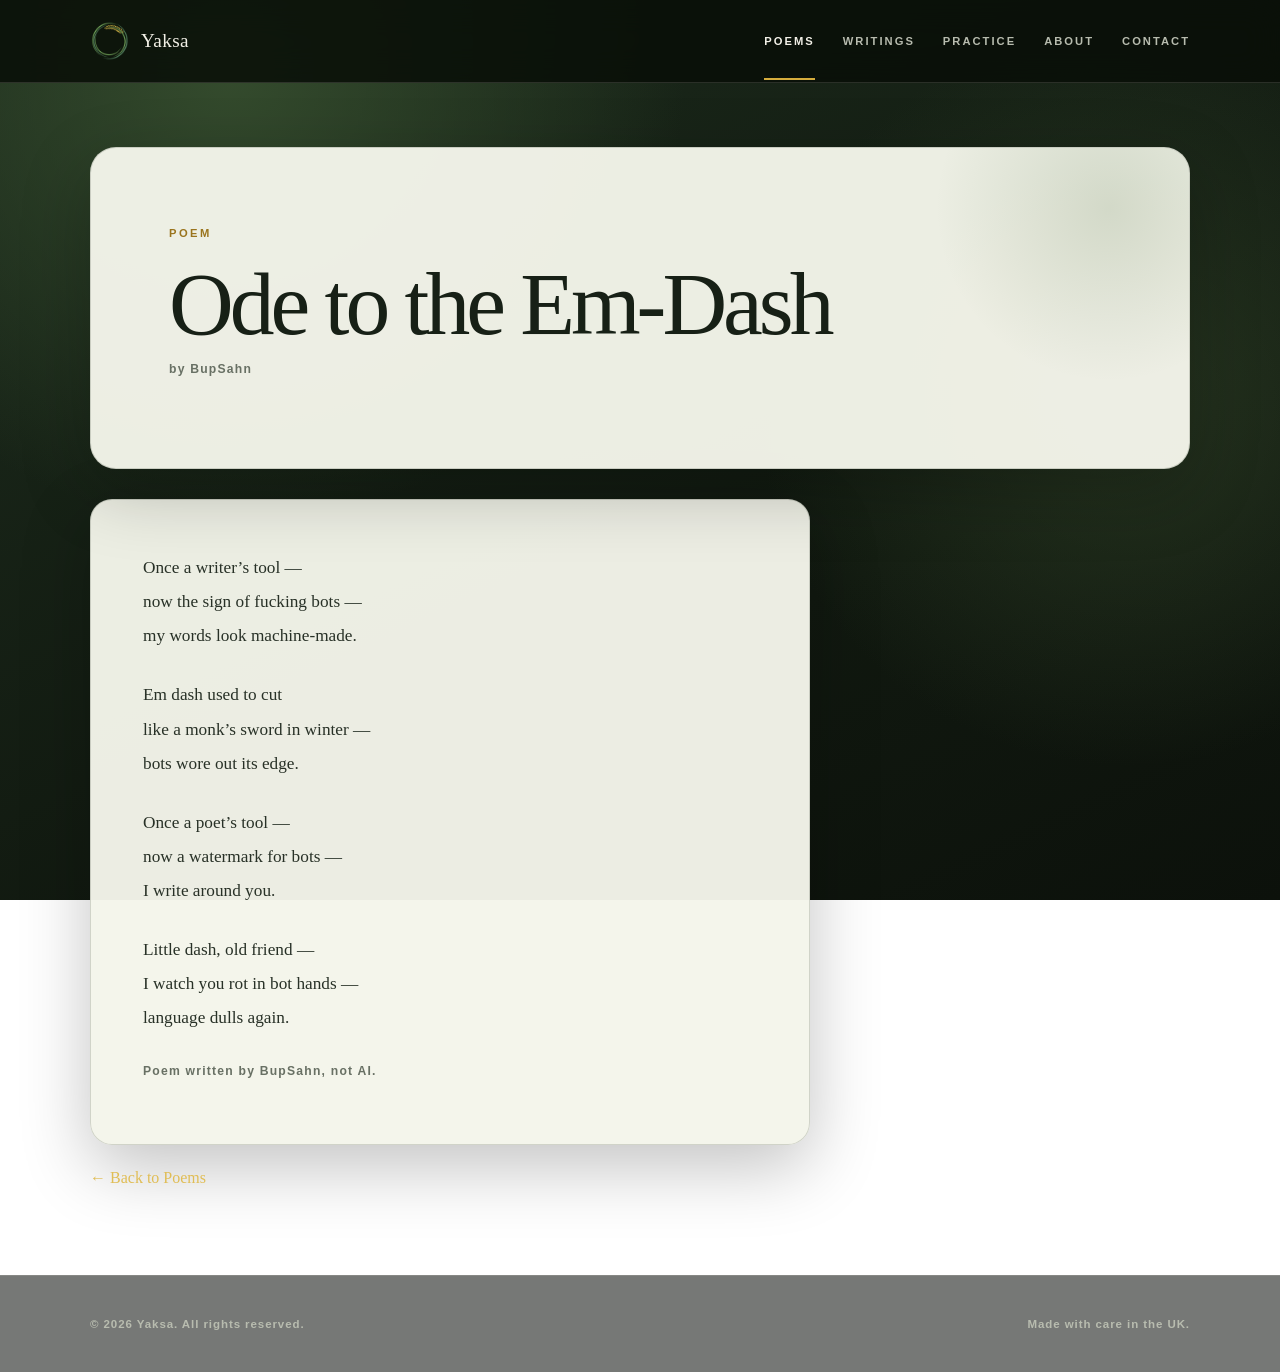
<file: poems/em-dash.html>
<!doctype html><html lang="en"><head><meta charset="utf-8"><meta name="viewport" content="width=device-width,initial-scale=1"><title>Ode to the Em-Dash | Yaksa</title><meta name="description" content="Ode to the Em-Dash by BupSahn."><link rel="icon" href="../favicon.png?v=2"><link rel="stylesheet" href="../assets/site.css"></head><body>
<header class="site-header"><div class="shell header-inner"><a class="brand" href="../index.html"><img src="../assets/yaksa-logo-header.png" alt=""><span>Yaksa</span></a><nav class="nav" aria-label="Main navigation"><a class="active" href="../poems.html">Poems</a><a href="../writings.html">Writings</a><a href="../practice.html">Practice</a><a href="../about.html">About</a><a href="../contact.html">Contact</a></nav></div></header>
<main class="shell"><section class="page-hero"><p class="eyebrow">Poem</p><h1>Ode to the Em-Dash</h1><p class="byline">by BupSahn</p></section>
<article class="section panel poem"><div class="prose"><div class="poem-stanza"><p>Once a writer’s tool —</p><p>now the sign of fucking bots —</p><p>my words look machine-made.</p></div><div class="poem-stanza"><p>Em dash used to cut</p><p>like a monk’s sword in winter —</p><p>bots wore out its edge.</p></div><div class="poem-stanza"><p>Once a poet’s tool —</p><p>now a watermark for bots —</p><p>I write around you.</p></div><div class="poem-stanza"><p>Little dash, old friend —</p><p>I watch you rot in bot hands —</p><p>language dulls again.</p></div></div><p class="note">Poem written by BupSahn, not AI.</p></article><a class="back-link" href="../poems.html">← Back to Poems</a></main>
<footer class="site-footer"><div class="shell footer-inner"><span>© <span class="year"></span> Yaksa. All rights reserved.</span><span>Made with care in the UK.</span></div></footer><script>document.querySelector('.year').textContent=new Date().getFullYear()</script></body></html>
</file>
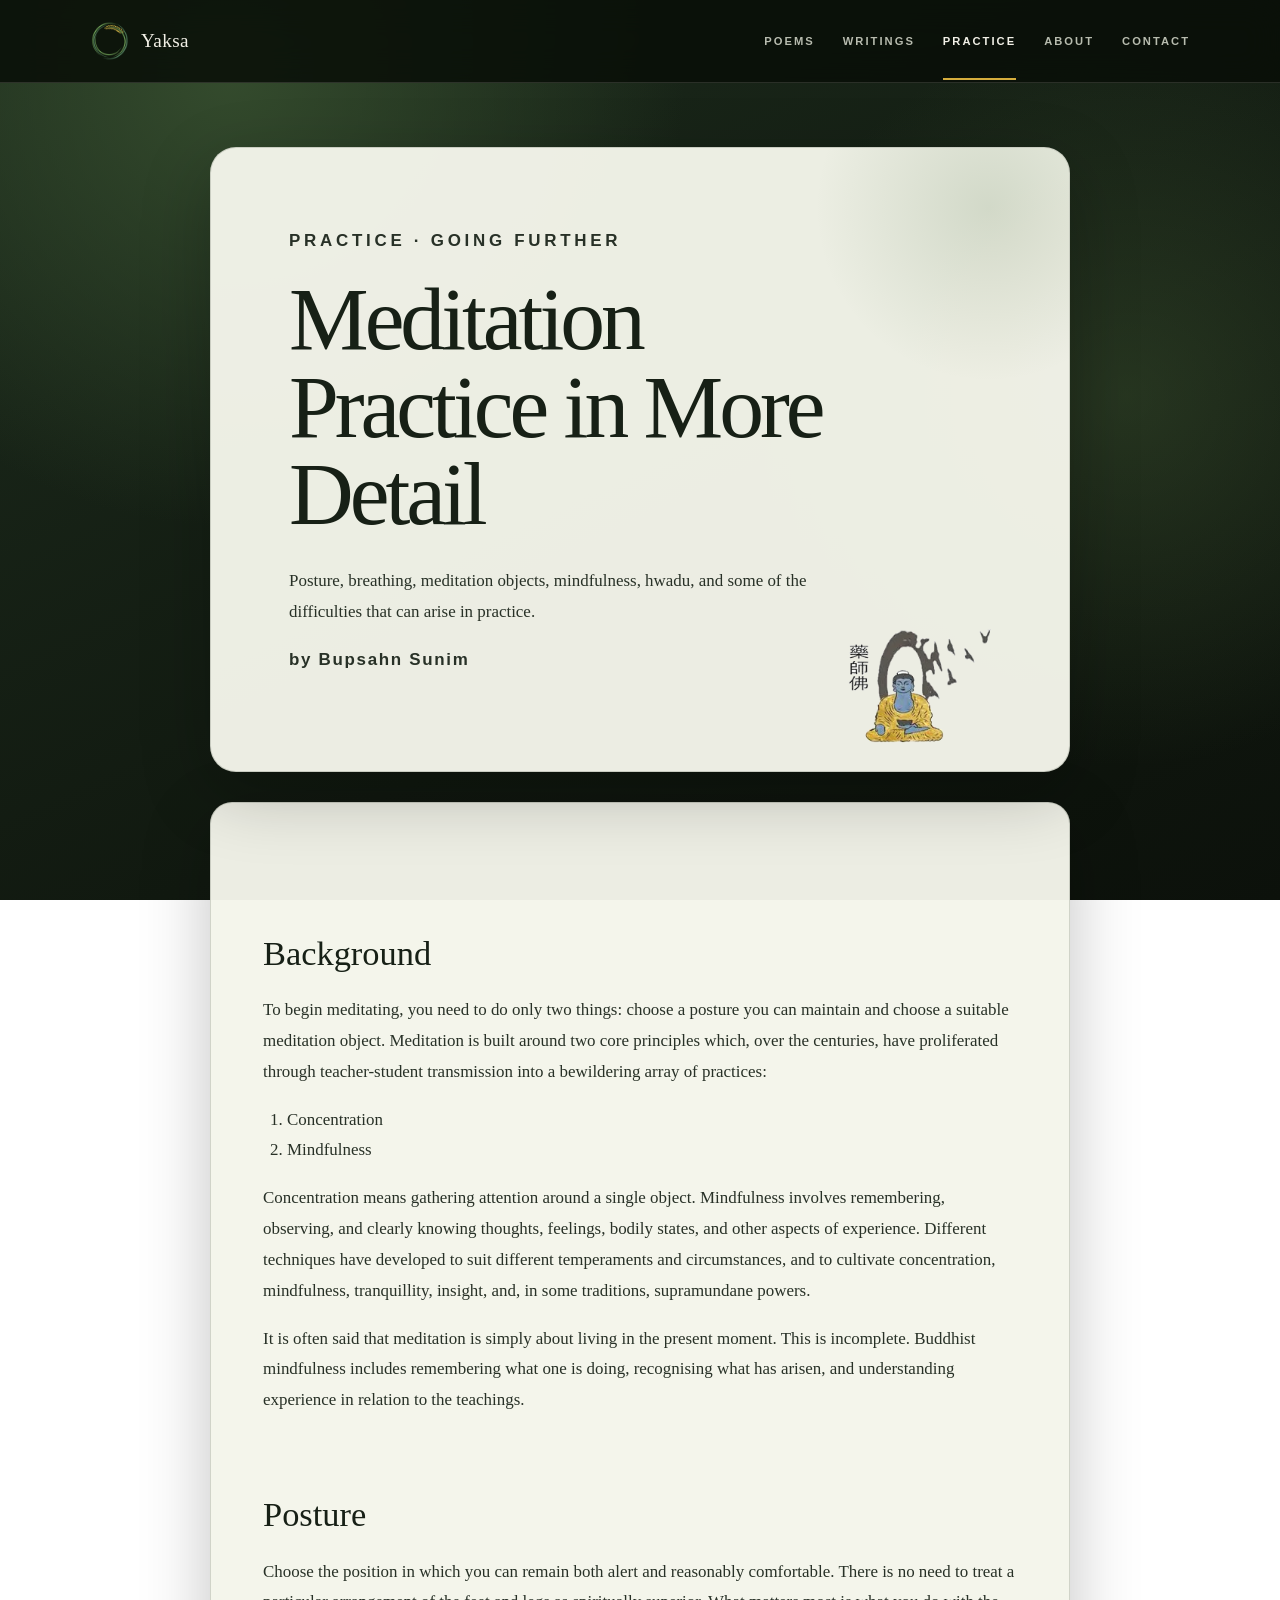
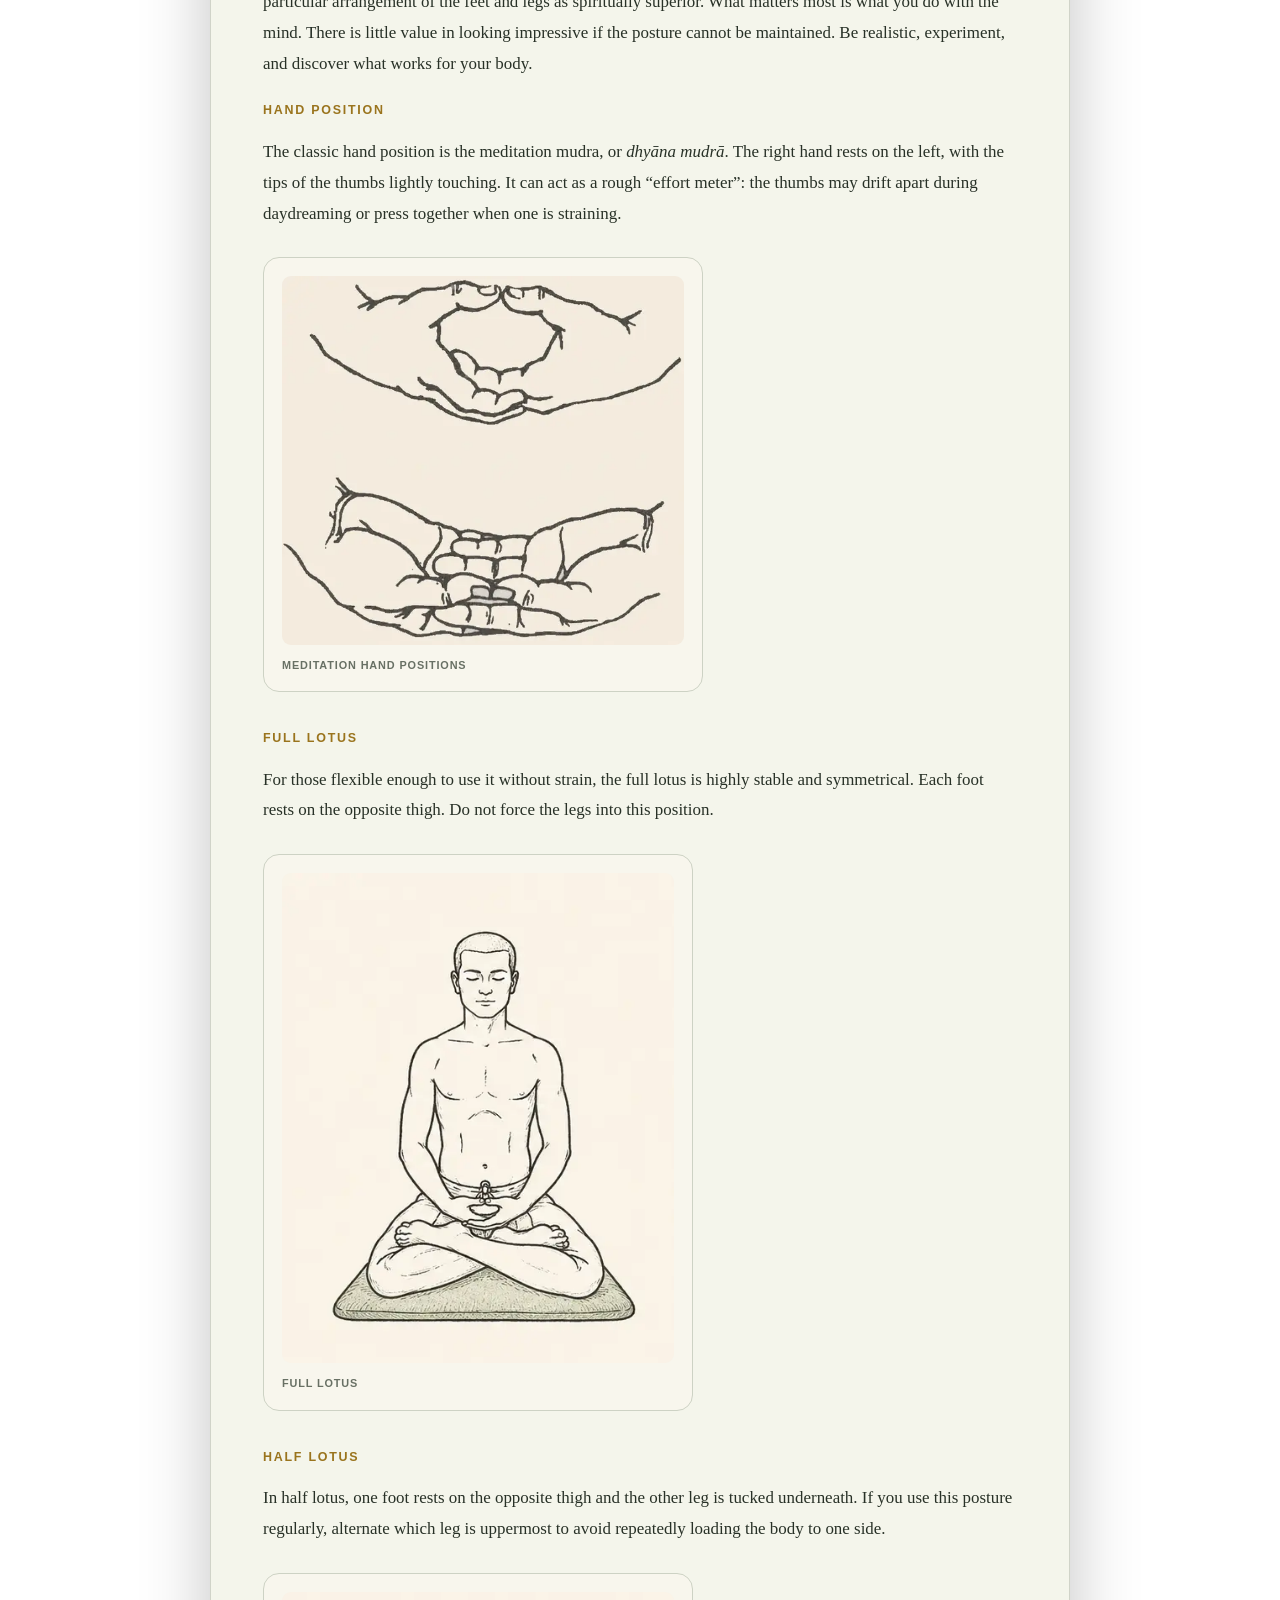
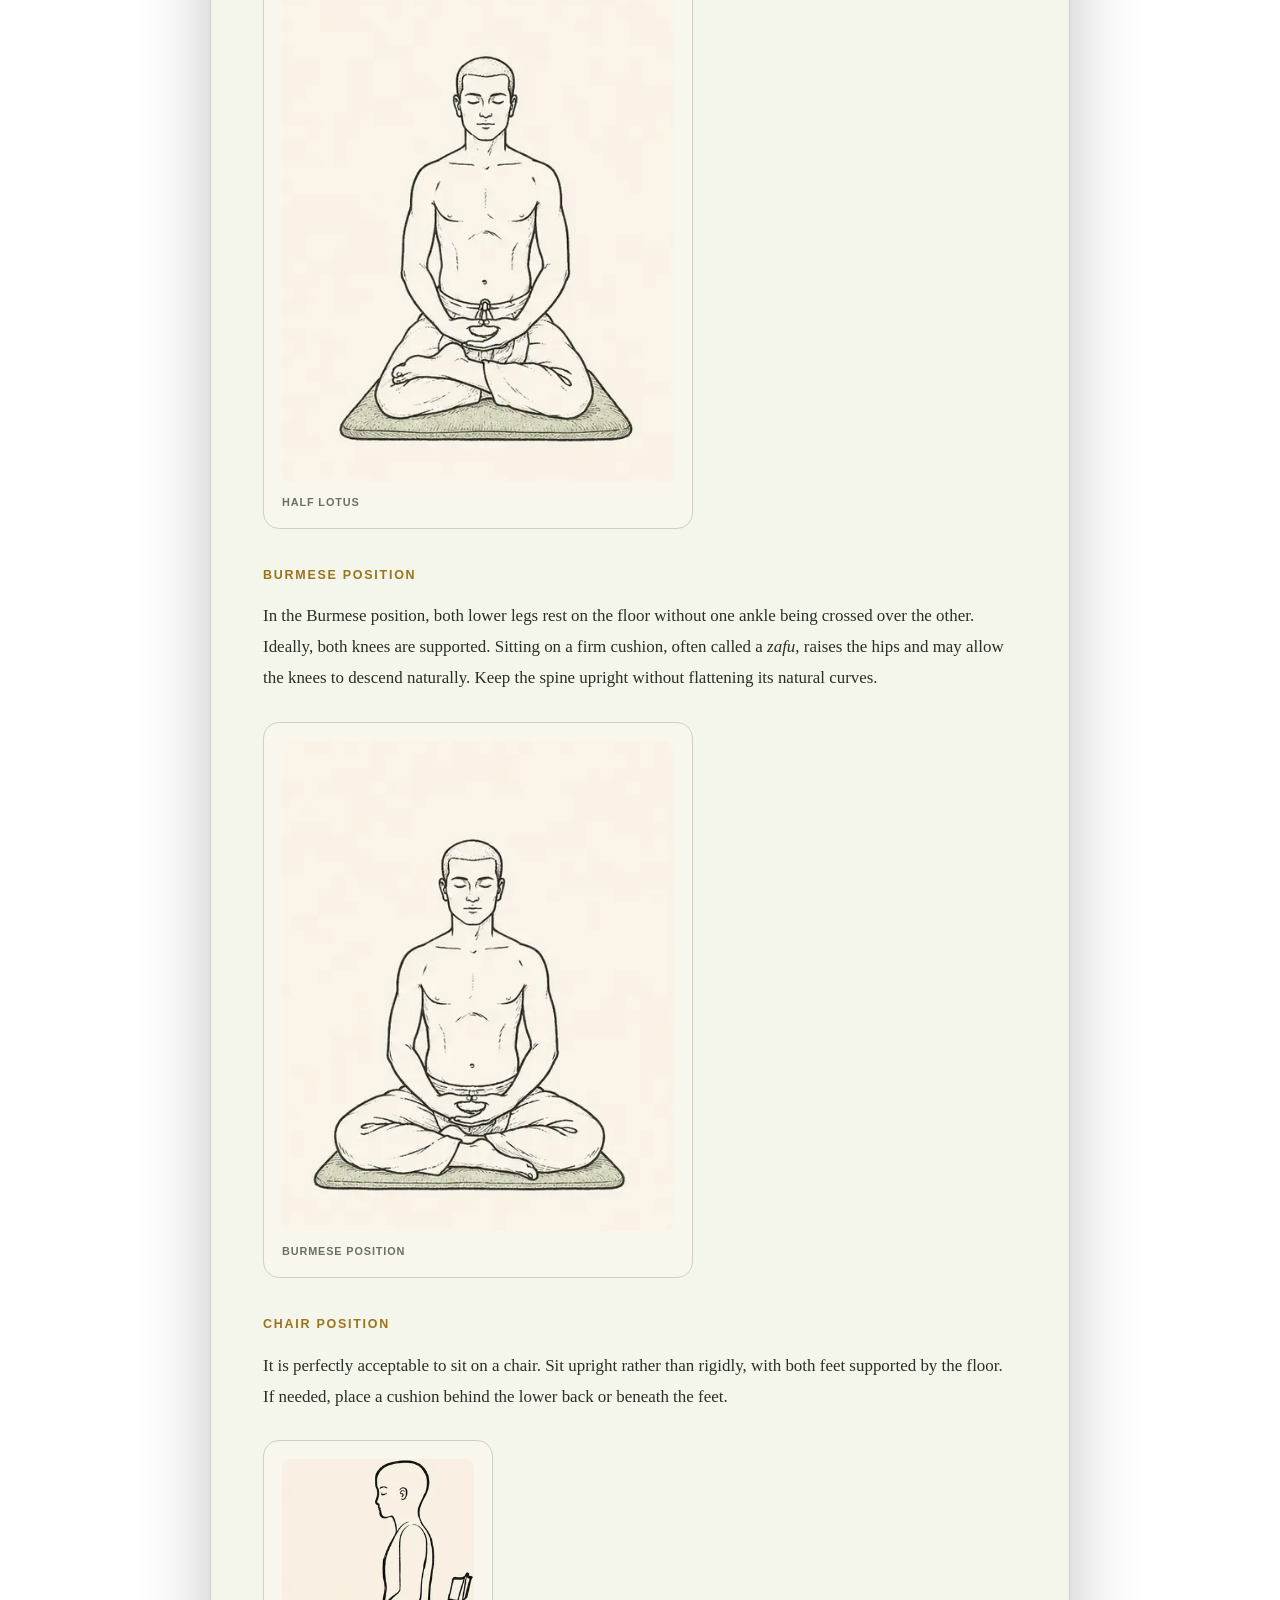
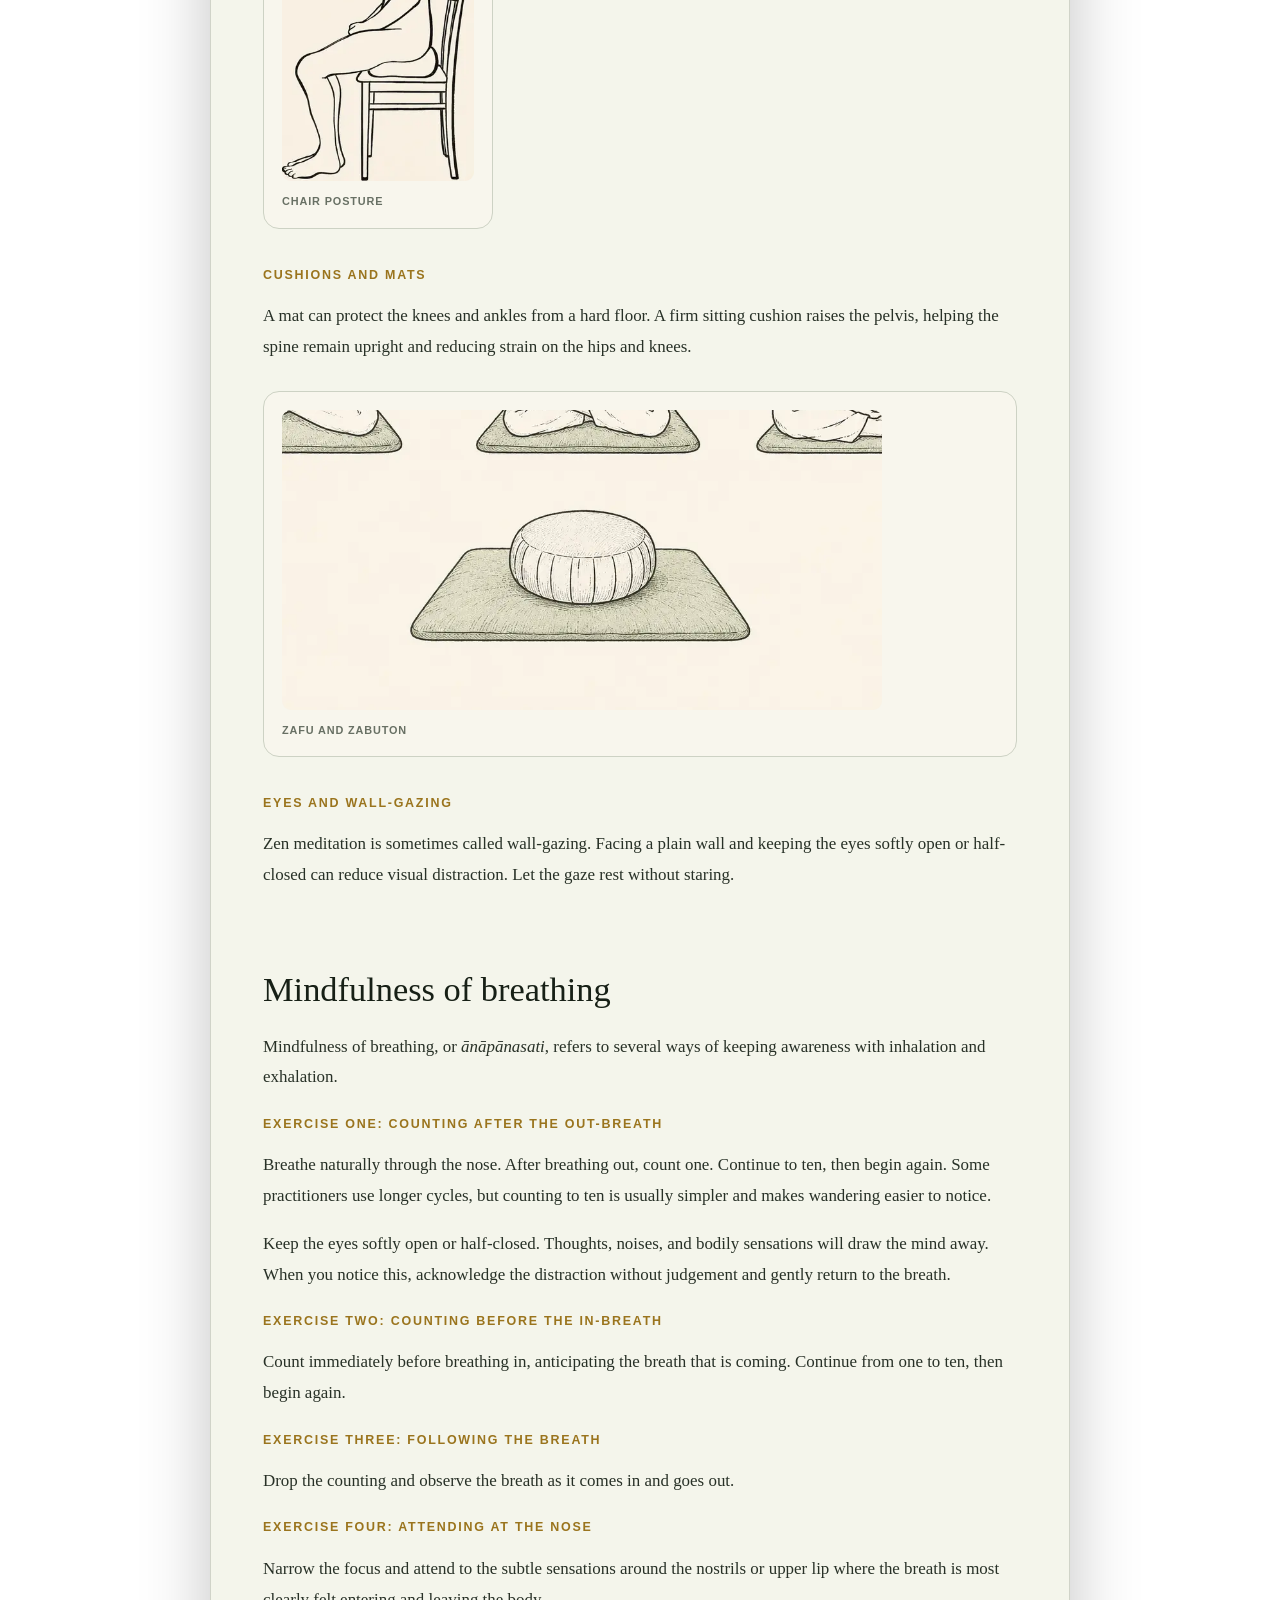
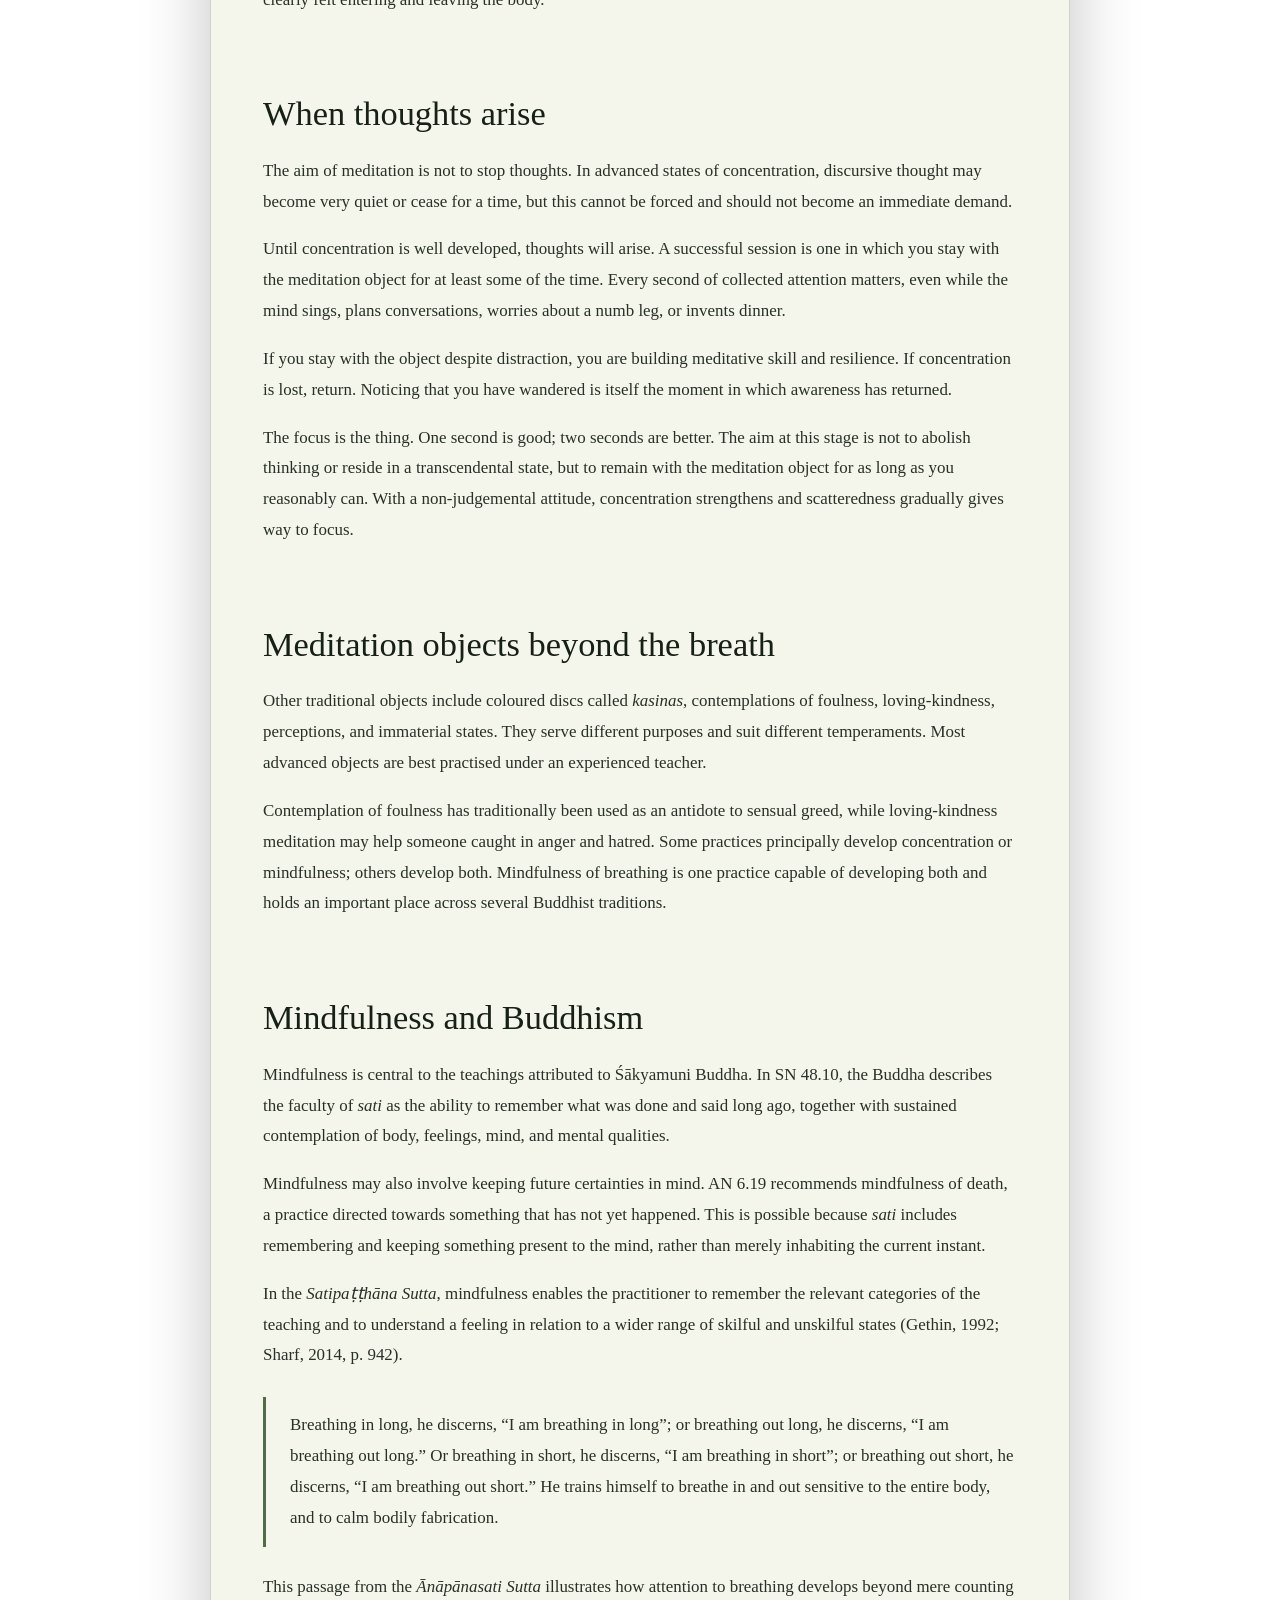
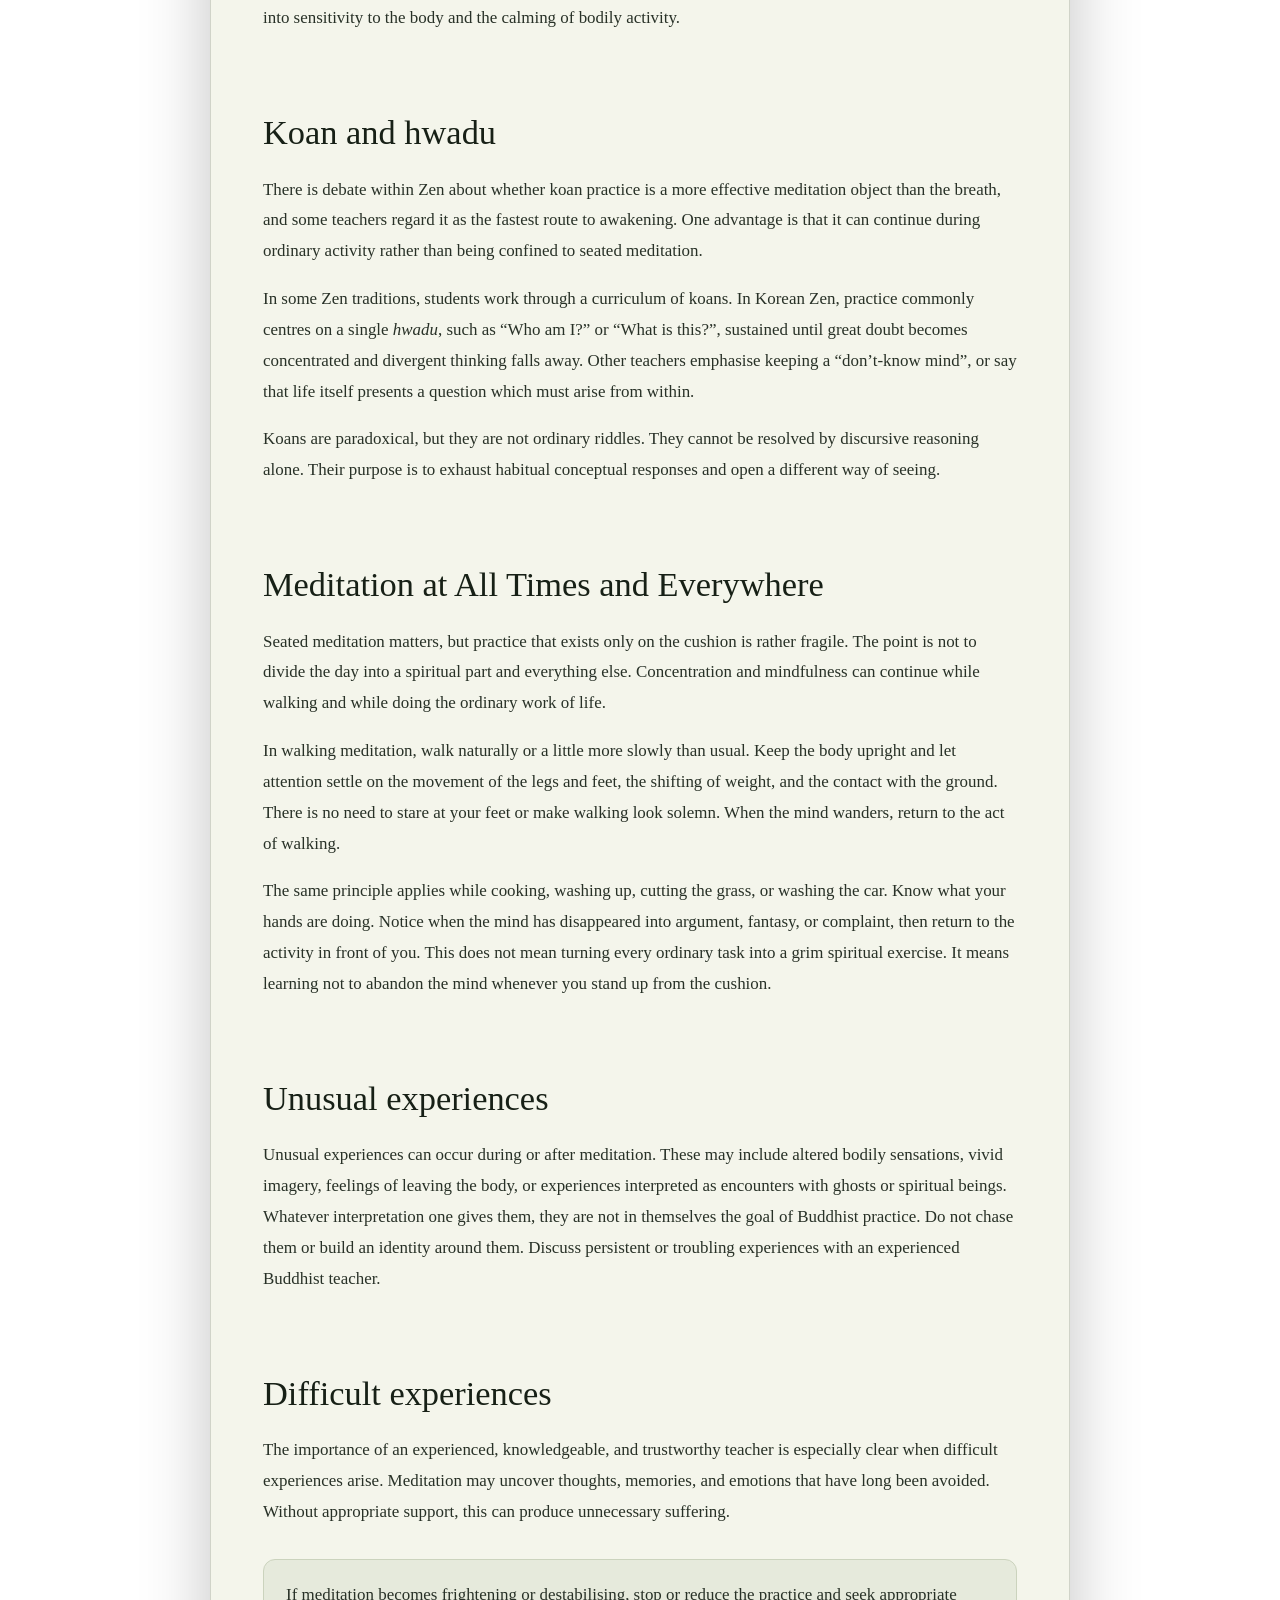
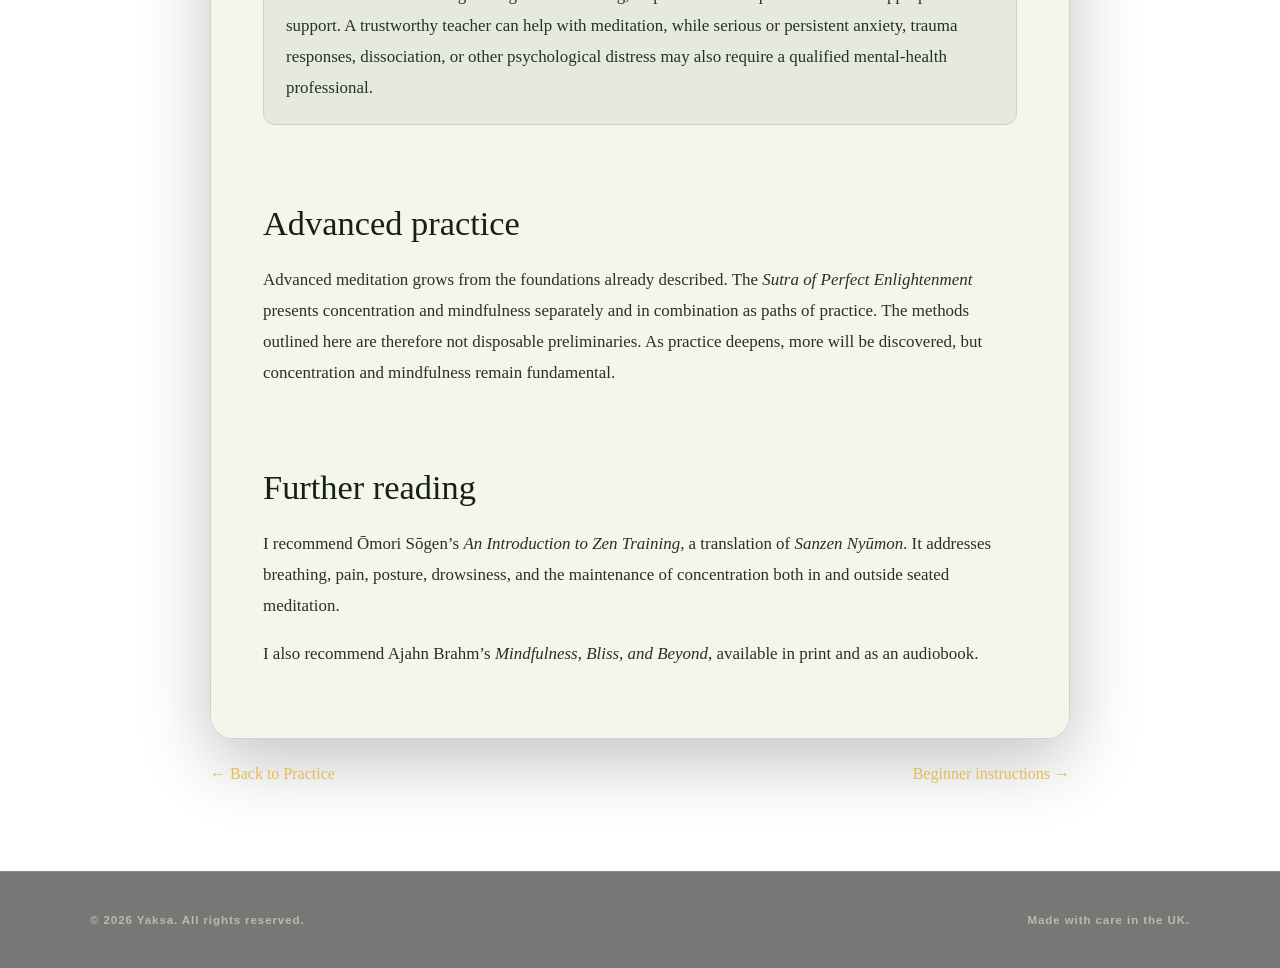
<file: practice/meditation-advanced.html>
<!doctype html><html lang="en"><head><meta charset="utf-8"><meta name="viewport" content="width=device-width,initial-scale=1"><title>Meditation Practice in More Detail | Yaksa</title><meta name="description" content="Detailed Buddhist meditation instructions by Bupsahn Sunim."><link rel="icon" href="../favicon.png?v=2"><link rel="stylesheet" href="../assets/site.css"></head><body>
<header class="site-header"><div class="shell header-inner"><a class="brand" href="../index.html"><img src="../assets/yaksa-logo-header.png" alt=""><span>Yaksa</span></a><nav class="nav" aria-label="Main navigation"><a href="../poems.html">Poems</a><a href="../writings.html">Writings</a><a class="active" href="../practice.html">Practice</a><a href="../about.html">About</a><a href="../contact.html">Contact</a></nav></div></header>
<main class="shell"><section class="page-hero article article-hero"><p class="eyebrow">Practice · Going further</p><h1>Meditation Practice in More Detail</h1><p class="lede">Posture, breathing, meditation objects, mindfulness, hwadu, and some of the difficulties that can arise in practice.</p><p class="byline">by Bupsahn Sunim</p><img class="article-mark" src="../assets/practice/medicine-buddha.png" alt="Medicine Buddha seated in meditation"></section>
<article class="section panel article">
<h2>Background</h2><p>To begin meditating, you need to do only two things: choose a posture you can maintain and choose a suitable meditation object. Meditation is built around two core principles which, over the centuries, have proliferated through teacher-student transmission into a bewildering array of practices:</p><ol><li>Concentration</li><li>Mindfulness</li></ol><p>Concentration means gathering attention around a single object. Mindfulness involves remembering, observing, and clearly knowing thoughts, feelings, bodily states, and other aspects of experience. Different techniques have developed to suit different temperaments and circumstances, and to cultivate concentration, mindfulness, tranquillity, insight, and, in some traditions, supramundane powers.</p><p>It is often said that meditation is simply about living in the present moment. This is incomplete. Buddhist mindfulness includes remembering what one is doing, recognising what has arisen, and understanding experience in relation to the teachings.</p>
<h2>Posture</h2><p>Choose the position in which you can remain both alert and reasonably comfortable. There is no need to treat a particular arrangement of the feet and legs as spiritually superior. What matters most is what you do with the mind. There is little value in looking impressive if the posture cannot be maintained. Be realistic, experiment, and discover what works for your body.</p>
<h3>Hand position</h3><p>The classic hand position is the meditation mudra, or <em>dhyāna mudrā</em>. The right hand rests on the left, with the tips of the thumbs lightly touching. It can act as a rough “effort meter”: the thumbs may drift apart during daydreaming or press together when one is straining.</p><figure class="instruction-figure compact"><img src="../assets/practice/meditation-hands.webp" alt="Two drawings showing the meditation mudra hand position"><figcaption>Meditation hand positions</figcaption></figure>
<h3>Full lotus</h3><p>For those flexible enough to use it without strain, the full lotus is highly stable and symmetrical. Each foot rests on the opposite thigh. Do not force the legs into this position.</p><figure class="instruction-figure posture-detail"><div class="posture-window full" role="img" aria-label="Full lotus meditation posture"></div><figcaption>Full lotus</figcaption></figure>
<h3>Half lotus</h3><p>In half lotus, one foot rests on the opposite thigh and the other leg is tucked underneath. If you use this posture regularly, alternate which leg is uppermost to avoid repeatedly loading the body to one side.</p><figure class="instruction-figure posture-detail"><div class="posture-window half" role="img" aria-label="Half lotus meditation posture"></div><figcaption>Half lotus</figcaption></figure>
<h3>Burmese position</h3><p>In the Burmese position, both lower legs rest on the floor without one ankle being crossed over the other. Ideally, both knees are supported. Sitting on a firm cushion, often called a <em>zafu</em>, raises the hips and may allow the knees to descend naturally. Keep the spine upright without flattening its natural curves.</p><figure class="instruction-figure posture-detail"><div class="posture-window burmese" role="img" aria-label="Burmese meditation posture"></div><figcaption>Burmese position</figcaption></figure>
<h3>Chair position</h3><p>It is perfectly acceptable to sit on a chair. Sit upright rather than rigidly, with both feet supported by the floor. If needed, place a cushion behind the lower back or beneath the feet.</p><figure class="instruction-figure small"><img src="../assets/practice/meditation-chair.webp" alt="Side view of a person meditating upright on a chair"><figcaption>Chair posture</figcaption></figure>
<h3>Cushions and mats</h3><p>A mat can protect the knees and ankles from a hard floor. A firm sitting cushion raises the pelvis, helping the spine remain upright and reducing strain on the hips and knees.</p><figure class="instruction-figure"><div class="posture-window cushion" role="img" aria-label="Zafu sitting cushion placed on a zabuton mat"></div><figcaption>Zafu and zabuton</figcaption></figure>
<h3>Eyes and wall-gazing</h3><p>Zen meditation is sometimes called wall-gazing. Facing a plain wall and keeping the eyes softly open or half-closed can reduce visual distraction. Let the gaze rest without staring.</p>
<h2>Mindfulness of breathing</h2><p>Mindfulness of breathing, or <em>ānāpānasati</em>, refers to several ways of keeping awareness with inhalation and exhalation.</p>
<h3>Exercise one: counting after the out-breath</h3><p>Breathe naturally through the nose. After breathing out, count one. Continue to ten, then begin again. Some practitioners use longer cycles, but counting to ten is usually simpler and makes wandering easier to notice.</p><p>Keep the eyes softly open or half-closed. Thoughts, noises, and bodily sensations will draw the mind away. When you notice this, acknowledge the distraction without judgement and gently return to the breath.</p>
<h3>Exercise two: counting before the in-breath</h3><p>Count immediately before breathing in, anticipating the breath that is coming. Continue from one to ten, then begin again.</p>
<h3>Exercise three: following the breath</h3><p>Drop the counting and observe the breath as it comes in and goes out.</p>
<h3>Exercise four: attending at the nose</h3><p>Narrow the focus and attend to the subtle sensations around the nostrils or upper lip where the breath is most clearly felt entering and leaving the body.</p>
<h2>When thoughts arise</h2><p>The aim of meditation is not to stop thoughts. In advanced states of concentration, discursive thought may become very quiet or cease for a time, but this cannot be forced and should not become an immediate demand.</p><p>Until concentration is well developed, thoughts will arise. A successful session is one in which you stay with the meditation object for at least some of the time. Every second of collected attention matters, even while the mind sings, plans conversations, worries about a numb leg, or invents dinner.</p><p>If you stay with the object despite distraction, you are building meditative skill and resilience. If concentration is lost, return. Noticing that you have wandered is itself the moment in which awareness has returned.</p><p>The focus is the thing. One second is good; two seconds are better. The aim at this stage is not to abolish thinking or reside in a transcendental state, but to remain with the meditation object for as long as you reasonably can. With a non-judgemental attitude, concentration strengthens and scatteredness gradually gives way to focus.</p>
<h2>Meditation objects beyond the breath</h2><p>Other traditional objects include coloured discs called <em>kasinas</em>, contemplations of foulness, loving-kindness, perceptions, and immaterial states. They serve different purposes and suit different temperaments. Most advanced objects are best practised under an experienced teacher.</p><p>Contemplation of foulness has traditionally been used as an antidote to sensual greed, while loving-kindness meditation may help someone caught in anger and hatred. Some practices principally develop concentration or mindfulness; others develop both. Mindfulness of breathing is one practice capable of developing both and holds an important place across several Buddhist traditions.</p>
<h2>Mindfulness and Buddhism</h2><p>Mindfulness is central to the teachings attributed to Śākyamuni Buddha. In SN 48.10, the Buddha describes the faculty of <em>sati</em> as the ability to remember what was done and said long ago, together with sustained contemplation of body, feelings, mind, and mental qualities.</p><p>Mindfulness may also involve keeping future certainties in mind. AN 6.19 recommends mindfulness of death, a practice directed towards something that has not yet happened. This is possible because <em>sati</em> includes remembering and keeping something present to the mind, rather than merely inhabiting the current instant.</p><p>In the <em>Satipaṭṭhāna Sutta</em>, mindfulness enables the practitioner to remember the relevant categories of the teaching and to understand a feeling in relation to a wider range of skilful and unskilful states (Gethin, 1992; Sharf, 2014, p. 942).</p><blockquote><p>Breathing in long, he discerns, “I am breathing in long”; or breathing out long, he discerns, “I am breathing out long.” Or breathing in short, he discerns, “I am breathing in short”; or breathing out short, he discerns, “I am breathing out short.” He trains himself to breathe in and out sensitive to the entire body, and to calm bodily fabrication.</p></blockquote><p>This passage from the <em>Ānāpānasati Sutta</em> illustrates how attention to breathing develops beyond mere counting into sensitivity to the body and the calming of bodily activity.</p>
<h2>Koan and hwadu</h2><p>There is debate within Zen about whether koan practice is a more effective meditation object than the breath, and some teachers regard it as the fastest route to awakening. One advantage is that it can continue during ordinary activity rather than being confined to seated meditation.</p><p>In some Zen traditions, students work through a curriculum of koans. In Korean Zen, practice commonly centres on a single <em>hwadu</em>, such as “Who am I?” or “What is this?”, sustained until great doubt becomes concentrated and divergent thinking falls away. Other teachers emphasise keeping a “don’t-know mind”, or say that life itself presents a question which must arise from within.</p><p>Koans are paradoxical, but they are not ordinary riddles. They cannot be resolved by discursive reasoning alone. Their purpose is to exhaust habitual conceptual responses and open a different way of seeing.</p>
<h2>Meditation at All Times and Everywhere</h2><p>Seated meditation matters, but practice that exists only on the cushion is rather fragile. The point is not to divide the day into a spiritual part and everything else. Concentration and mindfulness can continue while walking and while doing the ordinary work of life.</p><p>In walking meditation, walk naturally or a little more slowly than usual. Keep the body upright and let attention settle on the movement of the legs and feet, the shifting of weight, and the contact with the ground. There is no need to stare at your feet or make walking look solemn. When the mind wanders, return to the act of walking.</p><p>The same principle applies while cooking, washing up, cutting the grass, or washing the car. Know what your hands are doing. Notice when the mind has disappeared into argument, fantasy, or complaint, then return to the activity in front of you. This does not mean turning every ordinary task into a grim spiritual exercise. It means learning not to abandon the mind whenever you stand up from the cushion.</p>
<h2>Unusual experiences</h2><p>Unusual experiences can occur during or after meditation. These may include altered bodily sensations, vivid imagery, feelings of leaving the body, or experiences interpreted as encounters with ghosts or spiritual beings. Whatever interpretation one gives them, they are not in themselves the goal of Buddhist practice. Do not chase them or build an identity around them. Discuss persistent or troubling experiences with an experienced Buddhist teacher.</p>
<h2>Difficult experiences</h2><p>The importance of an experienced, knowledgeable, and trustworthy teacher is especially clear when difficult experiences arise. Meditation may uncover thoughts, memories, and emotions that have long been avoided. Without appropriate support, this can produce unnecessary suffering.</p><div class="warning"><p>If meditation becomes frightening or destabilising, stop or reduce the practice and seek appropriate support. A trustworthy teacher can help with meditation, while serious or persistent anxiety, trauma responses, dissociation, or other psychological distress may also require a qualified mental-health professional.</p></div>
<h2>Advanced practice</h2><p>Advanced meditation grows from the foundations already described. The <em>Sutra of Perfect Enlightenment</em> presents concentration and mindfulness separately and in combination as paths of practice. The methods outlined here are therefore not disposable preliminaries. As practice deepens, more will be discovered, but concentration and mindfulness remain fundamental.</p>
<h2>Further reading</h2><p>I recommend Ōmori Sōgen’s <em>An Introduction to Zen Training</em>, a translation of <em>Sanzen Nyūmon</em>. It addresses breathing, pain, posture, drowsiness, and the maintenance of concentration both in and outside seated meditation.</p><p>I also recommend Ajahn Brahm’s <em>Mindfulness, Bliss, and Beyond</em>, available in print and as an audiobook.</p>
</article><nav class="article-nav"><a href="../practice.html">← Back to Practice</a><a href="meditation-beginners.html">Beginner instructions →</a></nav></main>
<footer class="site-footer"><div class="shell footer-inner"><span>© <span class="year"></span> Yaksa. All rights reserved.</span><span>Made with care in the UK.</span></div></footer><script>document.querySelector('.year').textContent=new Date().getFullYear()</script></body></html>
</file>
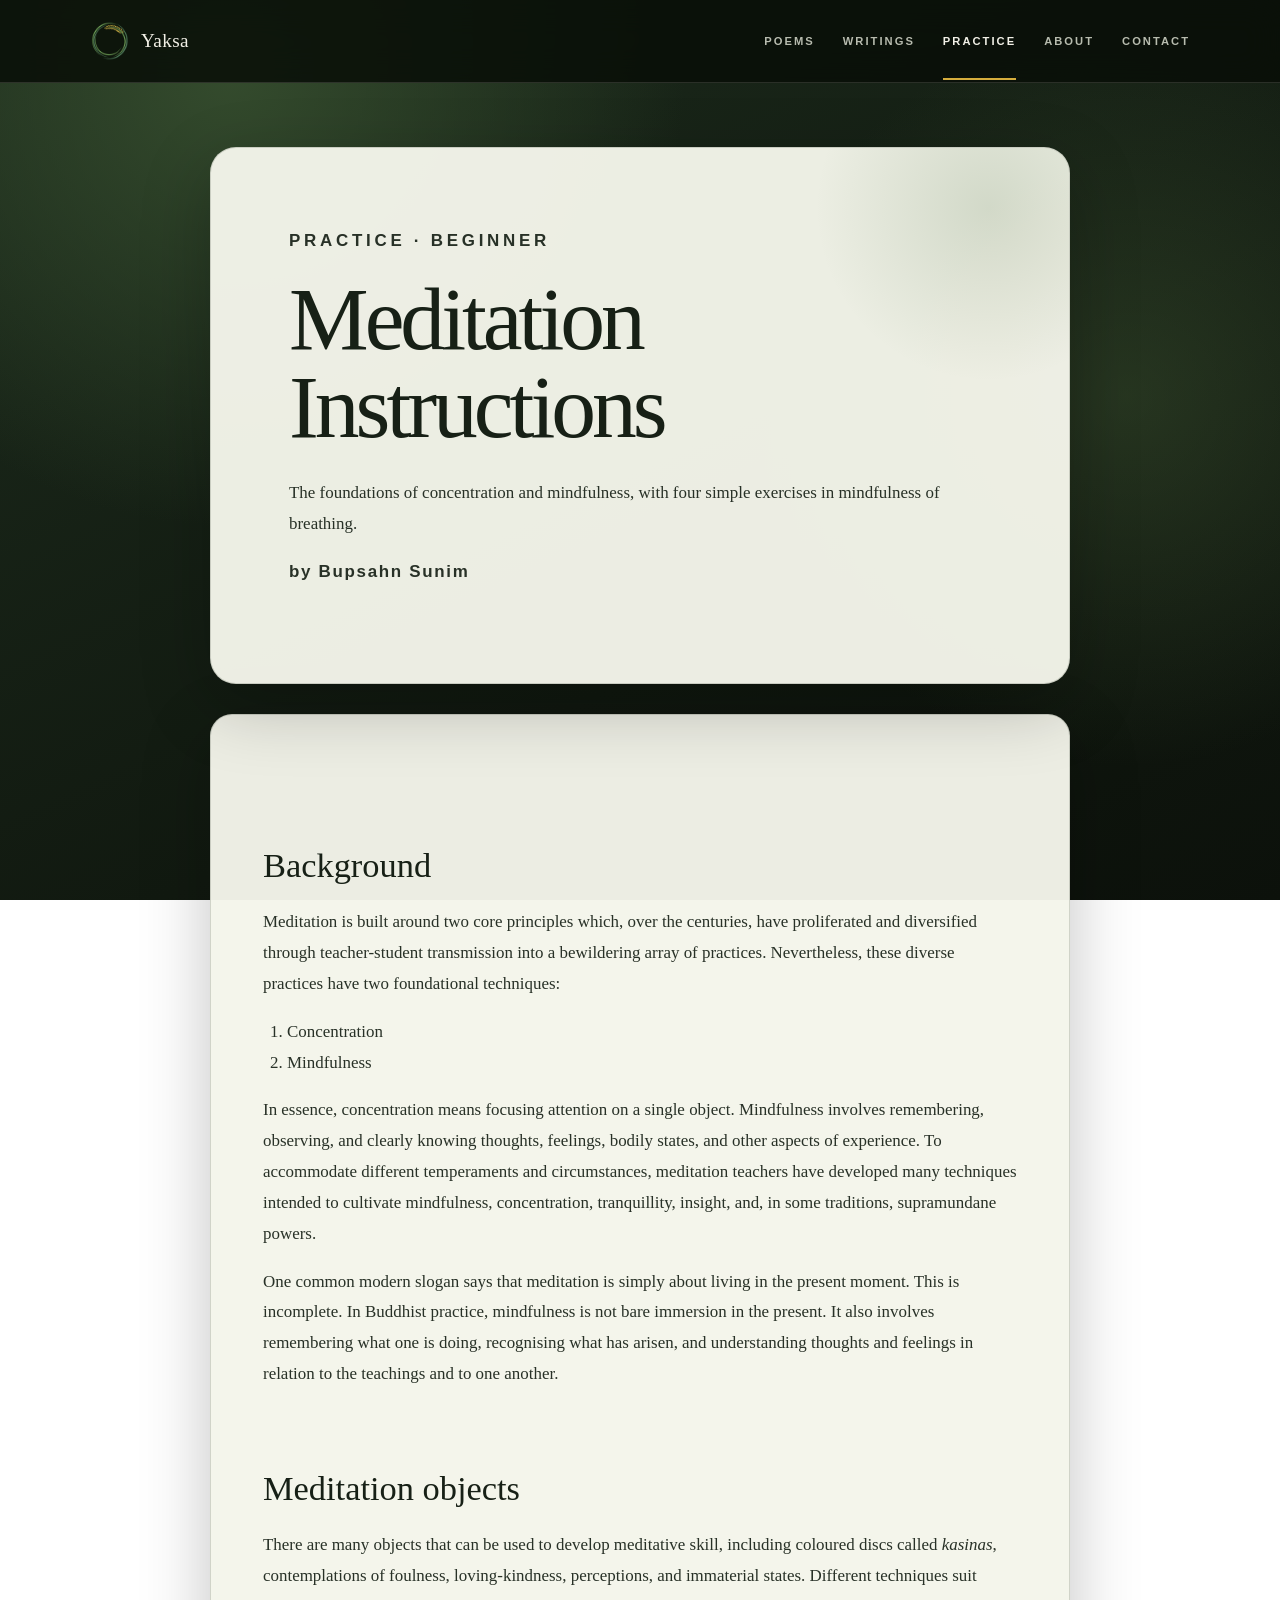
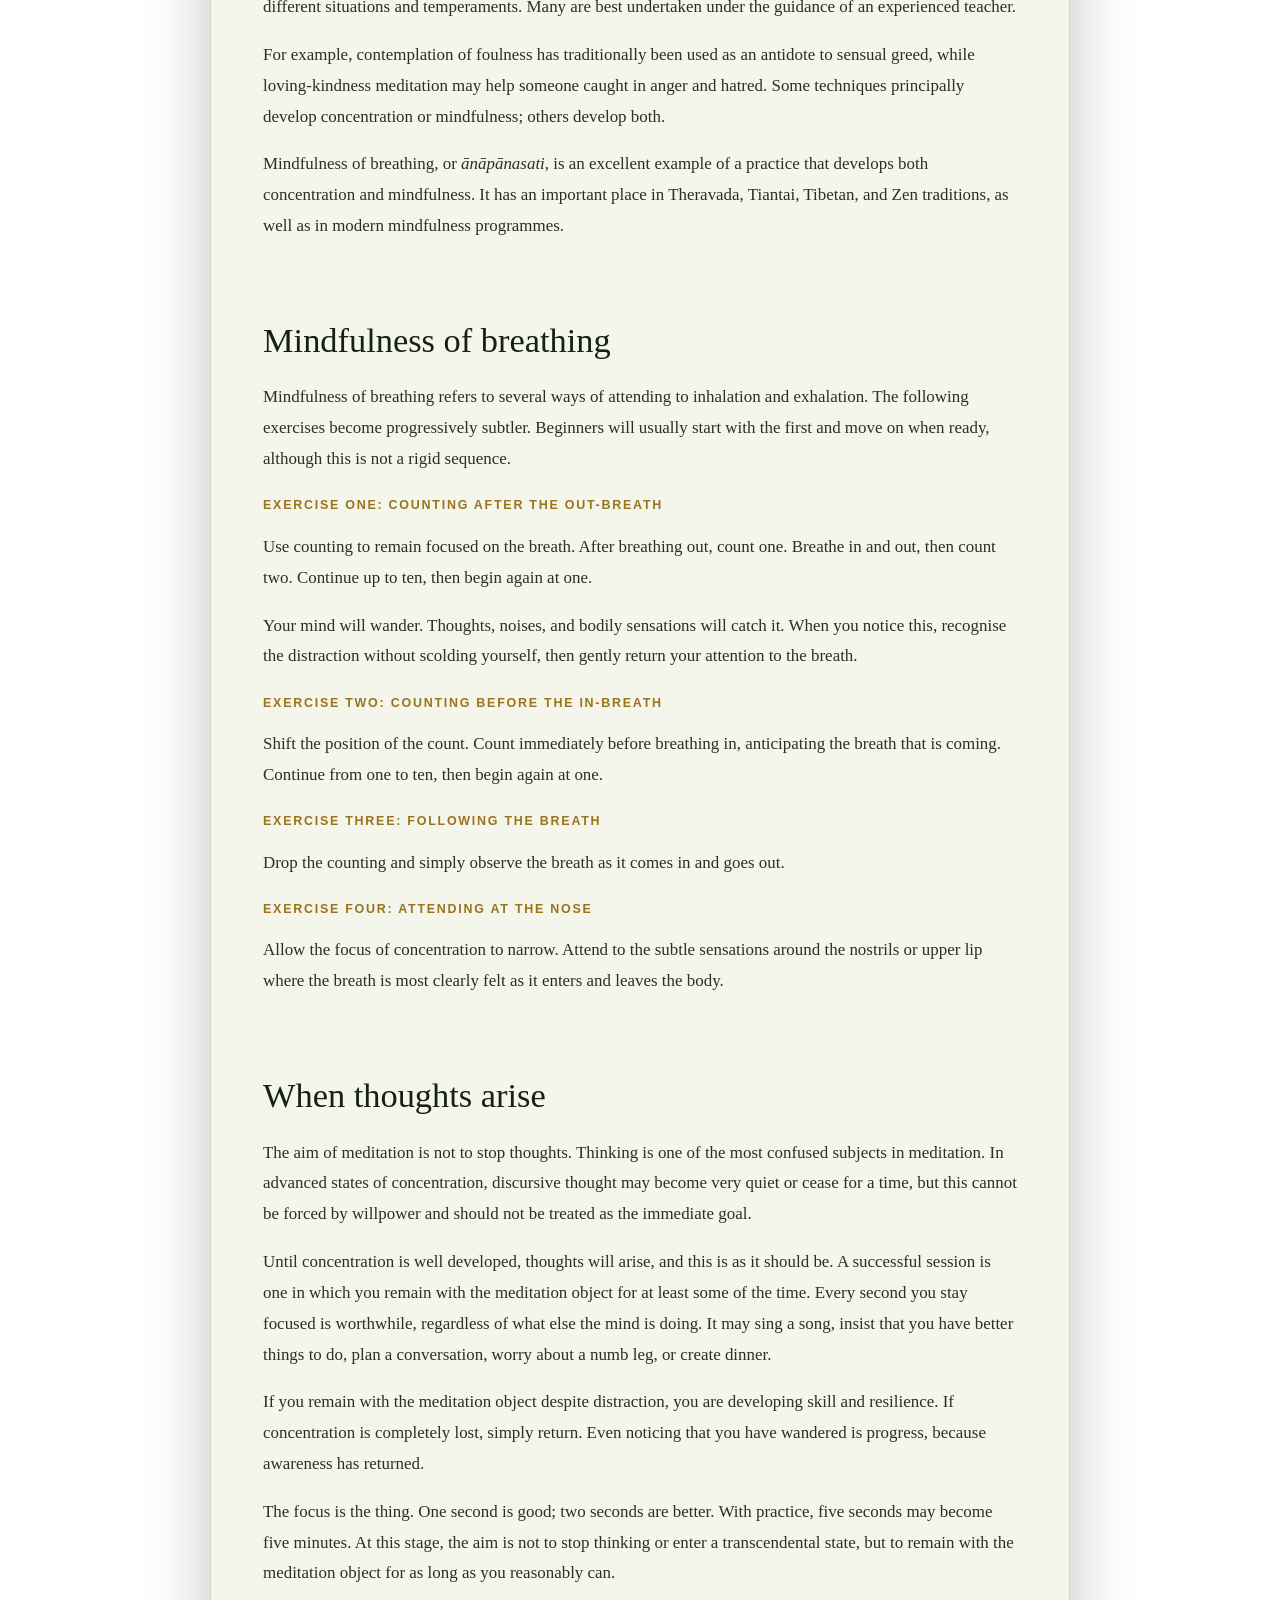
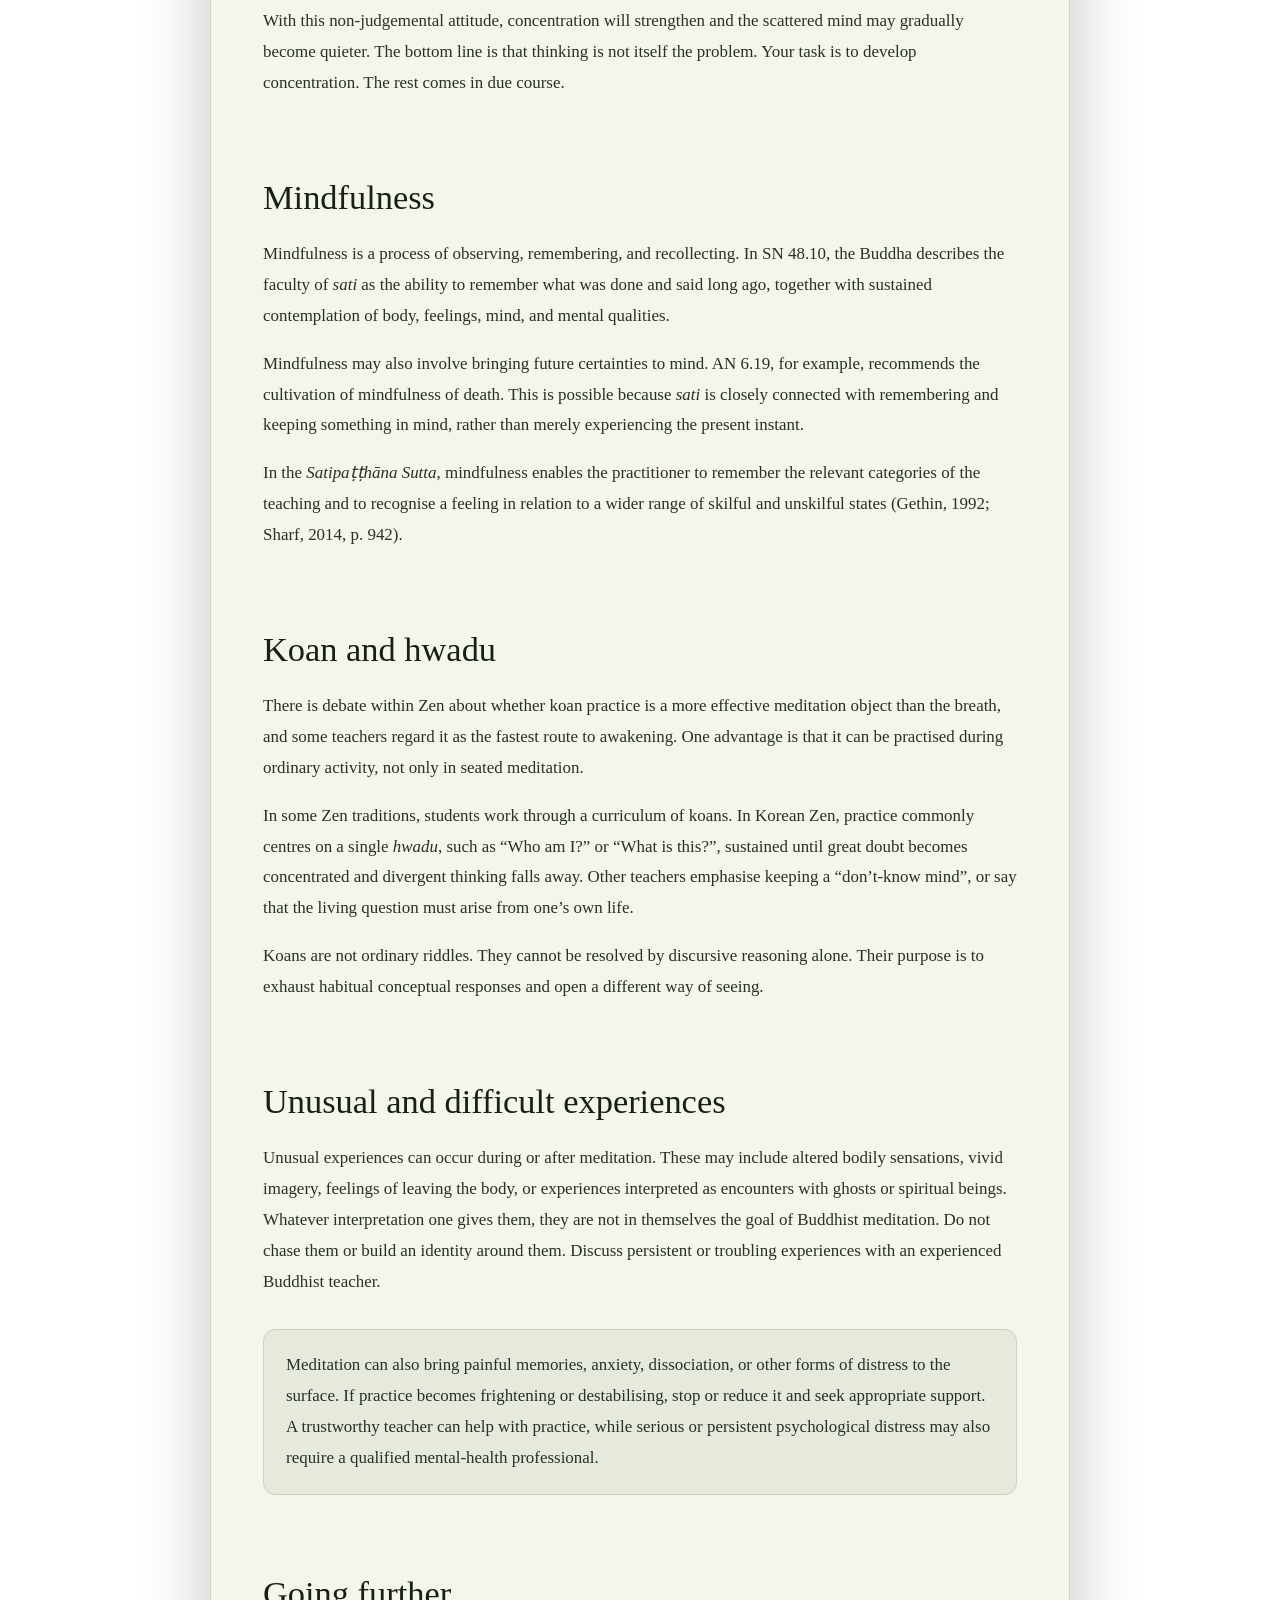
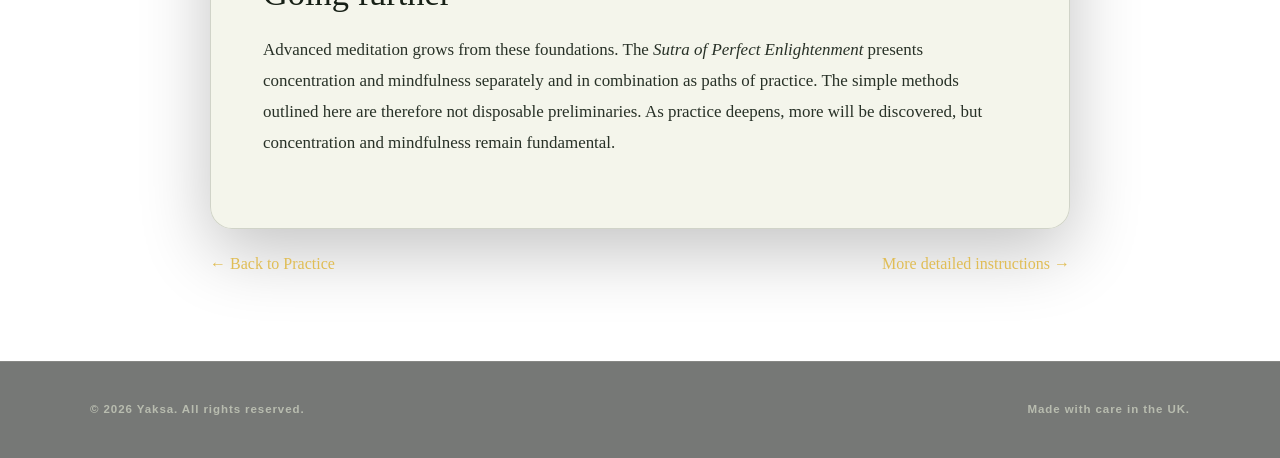
<file: practice/meditation-beginners.html>
<!doctype html><html lang="en"><head><meta charset="utf-8"><meta name="viewport" content="width=device-width,initial-scale=1"><title>Meditation Instructions for Beginners | Yaksa</title><meta name="description" content="Basic Buddhist meditation instructions by Bupsahn Sunim."><link rel="icon" href="../favicon.png?v=2"><link rel="stylesheet" href="../assets/site.css"></head><body>
<header class="site-header"><div class="shell header-inner"><a class="brand" href="../index.html"><img src="../assets/yaksa-logo-header.png" alt=""><span>Yaksa</span></a><nav class="nav" aria-label="Main navigation"><a href="../poems.html">Poems</a><a href="../writings.html">Writings</a><a class="active" href="../practice.html">Practice</a><a href="../about.html">About</a><a href="../contact.html">Contact</a></nav></div></header>
<main class="shell"><section class="page-hero article"><p class="eyebrow">Practice · Beginner</p><h1>Meditation Instructions</h1><p class="lede">The foundations of concentration and mindfulness, with four simple exercises in mindfulness of breathing.</p><p class="byline">by Bupsahn Sunim</p></section>
<article class="section panel article">
<h2>Background</h2><p>Meditation is built around two core principles which, over the centuries, have proliferated and diversified through teacher-student transmission into a bewildering array of practices. Nevertheless, these diverse practices have two foundational techniques:</p><ol><li>Concentration</li><li>Mindfulness</li></ol><p>In essence, concentration means focusing attention on a single object. Mindfulness involves remembering, observing, and clearly knowing thoughts, feelings, bodily states, and other aspects of experience. To accommodate different temperaments and circumstances, meditation teachers have developed many techniques intended to cultivate mindfulness, concentration, tranquillity, insight, and, in some traditions, supramundane powers.</p><p>One common modern slogan says that meditation is simply about living in the present moment. This is incomplete. In Buddhist practice, mindfulness is not bare immersion in the present. It also involves remembering what one is doing, recognising what has arisen, and understanding thoughts and feelings in relation to the teachings and to one another.</p>
<h2>Meditation objects</h2><p>There are many objects that can be used to develop meditative skill, including coloured discs called <em>kasinas</em>, contemplations of foulness, loving-kindness, perceptions, and immaterial states. Different techniques suit different situations and temperaments. Many are best undertaken under the guidance of an experienced teacher.</p><p>For example, contemplation of foulness has traditionally been used as an antidote to sensual greed, while loving-kindness meditation may help someone caught in anger and hatred. Some techniques principally develop concentration or mindfulness; others develop both.</p><p>Mindfulness of breathing, or <em>ānāpānasati</em>, is an excellent example of a practice that develops both concentration and mindfulness. It has an important place in Theravada, Tiantai, Tibetan, and Zen traditions, as well as in modern mindfulness programmes.</p>
<h2>Mindfulness of breathing</h2><p>Mindfulness of breathing refers to several ways of attending to inhalation and exhalation. The following exercises become progressively subtler. Beginners will usually start with the first and move on when ready, although this is not a rigid sequence.</p>
<h3>Exercise one: counting after the out-breath</h3><p>Use counting to remain focused on the breath. After breathing out, count one. Breathe in and out, then count two. Continue up to ten, then begin again at one.</p><p>Your mind will wander. Thoughts, noises, and bodily sensations will catch it. When you notice this, recognise the distraction without scolding yourself, then gently return your attention to the breath.</p>
<h3>Exercise two: counting before the in-breath</h3><p>Shift the position of the count. Count immediately before breathing in, anticipating the breath that is coming. Continue from one to ten, then begin again at one.</p>
<h3>Exercise three: following the breath</h3><p>Drop the counting and simply observe the breath as it comes in and goes out.</p>
<h3>Exercise four: attending at the nose</h3><p>Allow the focus of concentration to narrow. Attend to the subtle sensations around the nostrils or upper lip where the breath is most clearly felt as it enters and leaves the body.</p>
<h2>When thoughts arise</h2><p>The aim of meditation is not to stop thoughts. Thinking is one of the most confused subjects in meditation. In advanced states of concentration, discursive thought may become very quiet or cease for a time, but this cannot be forced by willpower and should not be treated as the immediate goal.</p><p>Until concentration is well developed, thoughts will arise, and this is as it should be. A successful session is one in which you remain with the meditation object for at least some of the time. Every second you stay focused is worthwhile, regardless of what else the mind is doing. It may sing a song, insist that you have better things to do, plan a conversation, worry about a numb leg, or create dinner.</p><p>If you remain with the meditation object despite distraction, you are developing skill and resilience. If concentration is completely lost, simply return. Even noticing that you have wandered is progress, because awareness has returned.</p><p>The focus is the thing. One second is good; two seconds are better. With practice, five seconds may become five minutes. At this stage, the aim is not to stop thinking or enter a transcendental state, but to remain with the meditation object for as long as you reasonably can.</p><p>With this non-judgemental attitude, concentration will strengthen and the scattered mind may gradually become quieter. The bottom line is that thinking is not itself the problem. Your task is to develop concentration. The rest comes in due course.</p>
<h2>Mindfulness</h2><p>Mindfulness is a process of observing, remembering, and recollecting. In SN 48.10, the Buddha describes the faculty of <em>sati</em> as the ability to remember what was done and said long ago, together with sustained contemplation of body, feelings, mind, and mental qualities.</p><p>Mindfulness may also involve bringing future certainties to mind. AN 6.19, for example, recommends the cultivation of mindfulness of death. This is possible because <em>sati</em> is closely connected with remembering and keeping something in mind, rather than merely experiencing the present instant.</p><p>In the <em>Satipaṭṭhāna Sutta</em>, mindfulness enables the practitioner to remember the relevant categories of the teaching and to recognise a feeling in relation to a wider range of skilful and unskilful states (Gethin, 1992; Sharf, 2014, p. 942).</p>
<h2>Koan and hwadu</h2><p>There is debate within Zen about whether koan practice is a more effective meditation object than the breath, and some teachers regard it as the fastest route to awakening. One advantage is that it can be practised during ordinary activity, not only in seated meditation.</p><p>In some Zen traditions, students work through a curriculum of koans. In Korean Zen, practice commonly centres on a single <em>hwadu</em>, such as “Who am I?” or “What is this?”, sustained until great doubt becomes concentrated and divergent thinking falls away. Other teachers emphasise keeping a “don’t-know mind”, or say that the living question must arise from one’s own life.</p><p>Koans are not ordinary riddles. They cannot be resolved by discursive reasoning alone. Their purpose is to exhaust habitual conceptual responses and open a different way of seeing.</p>
<h2>Unusual and difficult experiences</h2><p>Unusual experiences can occur during or after meditation. These may include altered bodily sensations, vivid imagery, feelings of leaving the body, or experiences interpreted as encounters with ghosts or spiritual beings. Whatever interpretation one gives them, they are not in themselves the goal of Buddhist meditation. Do not chase them or build an identity around them. Discuss persistent or troubling experiences with an experienced Buddhist teacher.</p><div class="warning"><p>Meditation can also bring painful memories, anxiety, dissociation, or other forms of distress to the surface. If practice becomes frightening or destabilising, stop or reduce it and seek appropriate support. A trustworthy teacher can help with practice, while serious or persistent psychological distress may also require a qualified mental-health professional.</p></div>
<h2>Going further</h2><p>Advanced meditation grows from these foundations. The <em>Sutra of Perfect Enlightenment</em> presents concentration and mindfulness separately and in combination as paths of practice. The simple methods outlined here are therefore not disposable preliminaries. As practice deepens, more will be discovered, but concentration and mindfulness remain fundamental.</p>
</article><nav class="article-nav"><a href="../practice.html">← Back to Practice</a><a href="meditation-advanced.html">More detailed instructions →</a></nav></main>
<footer class="site-footer"><div class="shell footer-inner"><span>© <span class="year"></span> Yaksa. All rights reserved.</span><span>Made with care in the UK.</span></div></footer><script>document.querySelector('.year').textContent=new Date().getFullYear()</script></body></html>
</file>
<file: assets/site.css>
:root{--paper:#f2f0e7;--ink:#172016;--muted:#687064;--panel:rgba(244,245,235,.97);--line:rgba(20,35,18,.16);--gold:#9a741d;--green:#4f6b48;--shadow:0 22px 70px rgba(0,0,0,.24)}
*{box-sizing:border-box}html{scroll-behavior:smooth}body{margin:0;color:var(--ink);font-family:Georgia,"Times New Roman",serif;background:radial-gradient(circle at 18% 8%,#344b2d 0%,transparent 34%),radial-gradient(circle at 88% 44%,rgba(61,83,49,.48) 0%,transparent 30%),linear-gradient(155deg,#1d2c1d 0%,#111910 65%,#0c110b 100%);background-attachment:fixed;min-height:100vh}a{color:inherit}img{display:block;max-width:100%}.shell{width:min(1100px,calc(100% - 40px));margin:auto}.site-header{position:sticky;top:0;z-index:20;background:rgba(9,14,8,.86);border-bottom:1px solid rgba(238,234,222,.14);backdrop-filter:blur(16px);color:var(--paper)}.header-inner{min-height:82px;display:flex;align-items:center;justify-content:space-between;gap:28px}.brand{display:flex;align-items:center;gap:11px;text-decoration:none;font-size:1.2rem;letter-spacing:.02em}.brand img{width:40px;height:40px;object-fit:contain}.nav{display:flex;align-items:center;gap:28px;font:700 .7rem/1 Arial,sans-serif;letter-spacing:.18em;text-transform:uppercase}.nav a{text-decoration:none;color:#b8bcaf;padding:34px 0 31px;border-bottom:2px solid transparent;transition:.2s}.nav a:hover,.nav a.active{color:var(--paper);border-color:#d5ad3d}main{padding:64px 0 88px}.page-hero,.panel,.card{background:var(--panel);border:1px solid var(--line);box-shadow:var(--shadow)}.page-hero{border-radius:26px;padding:clamp(34px,7vw,78px);position:relative;overflow:hidden}.page-hero:after{content:"";position:absolute;right:-100px;top:-120px;width:360px;height:360px;border-radius:50%;background:radial-gradient(circle,rgba(91,121,79,.18),transparent 68%);pointer-events:none}.eyebrow{margin:0 0 18px;color:var(--gold);font:700 .7rem/1.4 Arial,sans-serif;letter-spacing:.22em;text-transform:uppercase}.page-hero h1{position:relative;max-width:850px;margin:0;font-size:clamp(2.8rem,7vw,5.7rem);font-weight:400;line-height:.98;letter-spacing:-.045em}.lede{position:relative;max-width:730px;margin:28px 0 0;color:#4f5a4c;font-size:clamp(1.08rem,2vw,1.3rem);line-height:1.65}.section{margin-top:30px}.section-title{color:var(--paper);font-size:clamp(1.7rem,3vw,2.4rem);font-weight:400;margin:0 0 20px}.panel{border-radius:22px;padding:clamp(26px,5vw,52px)}.prose{max-width:820px;color:#283127;font-size:1.08rem;line-height:1.82}.prose p:first-child{margin-top:0}.prose p:last-child{margin-bottom:0}.prose strong{color:#111810}.grid{display:grid;grid-template-columns:repeat(2,minmax(0,1fr));gap:22px}.card{border-radius:18px;padding:30px}.card h2,.card h3{margin:0;font-weight:400;font-size:1.55rem}.card p,.card li{color:#465044;line-height:1.65}.card ul{padding-left:20px;margin-bottom:0}.feature-link{text-decoration:none;display:block;transition:transform .2s,border-color .2s}.feature-link:hover{transform:translateY(-3px);border-color:rgba(91,111,65,.6)}.text-link{display:inline-block;margin-top:12px;color:var(--gold);font:700 .73rem/1 Arial,sans-serif;letter-spacing:.14em;text-transform:uppercase;text-decoration:none}.poem{max-width:720px}.poem-stanza{margin:0 0 28px}.poem-stanza p{margin:.15em 0}.byline,.note{color:var(--muted);font:600 .76rem/1.5 Arial,sans-serif;letter-spacing:.1em}.back-link{display:inline-block;margin-top:24px;color:#e0bd55;text-decoration:none}.contact-grid{display:grid;grid-template-columns:1.5fr .8fr;gap:22px}.field{margin-bottom:18px}label{display:block;margin-bottom:8px;color:var(--muted);font:700 .68rem/1 Arial,sans-serif;letter-spacing:.16em;text-transform:uppercase}input,textarea{width:100%;border:1px solid rgba(20,35,18,.24);border-radius:10px;background:#fffef8;padding:14px 15px;color:var(--ink);font:1rem Georgia,serif}textarea{min-height:170px;resize:vertical}input:focus,textarea:focus{outline:2px solid rgba(154,116,29,.38);border-color:transparent}.button{border:1px solid var(--green);border-radius:999px;background:var(--green);color:#fff;padding:13px 22px;font:700 .7rem/1 Arial,sans-serif;letter-spacing:.15em;text-transform:uppercase;cursor:pointer}.site-footer{border-top:1px solid rgba(238,234,222,.14);background:rgba(6,10,6,.55)}.footer-inner{min-height:96px;display:flex;justify-content:space-between;align-items:center;gap:20px;color:#b8bcaf;font:600 .72rem/1.5 Arial,sans-serif;letter-spacing:.08em}
@media(max-width:760px){.header-inner{align-items:flex-start;flex-direction:column;padding:14px 0 0;gap:5px}.nav{width:100%;gap:0;justify-content:space-between;overflow-x:auto}.nav a{padding:15px 0 14px;font-size:.61rem}.grid,.contact-grid{grid-template-columns:1fr}main{padding-top:28px}.page-hero{border-radius:18px}.panel,.card{padding:25px}.footer-inner{padding:24px 0;flex-direction:column;align-items:flex-start;min-height:0}}
@media(prefers-reduced-motion:reduce){*{scroll-behavior:auto!important;transition:none!important}}
.article{max-width:860px;margin-left:auto;margin-right:auto}.article h2{margin:2.3em 0 .65em;font-size:clamp(1.55rem,3vw,2.15rem);font-weight:400;color:#172016}.article h3{margin:1.8em 0 .55em;font:700 .78rem/1.4 Arial,sans-serif;letter-spacing:.14em;text-transform:uppercase;color:var(--gold)}.article p,.article li{font-size:1.06rem;line-height:1.82;color:#283127}.article blockquote{margin:1.6em 0;padding:4px 0 4px 24px;border-left:3px solid var(--green);color:#3f493d}.article blockquote p{margin:.55em 0}.article ol,.article ul{padding-left:1.5em}.article .warning{margin:2em 0;padding:20px 22px;border-radius:12px;background:#e6eadc;border:1px solid #cbd3bd}.article .warning p{margin:0}.article-nav{display:flex;justify-content:space-between;gap:18px;margin:26px auto 0;max-width:860px}.article-nav a{color:#e0bd55;text-decoration:none}.practice-list{display:grid;grid-template-columns:repeat(2,minmax(0,1fr));gap:22px}@media(max-width:760px){.practice-list{grid-template-columns:1fr}.article-nav{flex-direction:column}}
.article-hero{padding-right:clamp(34px,18vw,210px)}.article-mark{position:absolute;right:clamp(28px,7vw,76px);bottom:22px;width:clamp(90px,12vw,145px);opacity:.9}.instruction-figure{margin:28px 0 38px;padding:18px;border:1px solid #cdd2c4;border-radius:16px;background:#f8f6ed}.instruction-figure img{width:100%;height:auto;border-radius:9px}.instruction-figure.compact{max-width:440px}.instruction-figure.small{max-width:230px}.instruction-figure figcaption{margin-top:12px;color:#687064;font:600 .68rem/1.5 Arial,sans-serif;letter-spacing:.08em;text-transform:uppercase}@media(max-width:760px){.article-hero{padding-right:34px}.article-mark{position:relative;right:auto;bottom:auto;width:88px;margin:24px 0 0}}
.posture-detail{max-width:430px}.posture-window{width:100%;aspect-ratio:4/5;border-radius:9px;background-image:url("practice/meditation-postures.webp");background-repeat:no-repeat;background-size:300% auto;background-position-y:top}.posture-window.full{background-position-x:left}.posture-window.half{background-position-x:center}.posture-window.burmese{background-position-x:right}.posture-window.cushion{aspect-ratio:2/1;max-width:600px;background-size:150% auto;background-position:center bottom}
.book-grid{display:grid;grid-template-columns:repeat(3,minmax(0,1fr));gap:22px}.book-card{min-height:330px}.book-card h2{font-size:1.7rem}@media(max-width:880px){.book-grid{grid-template-columns:1fr}.book-card{min-height:0}}
</file>
